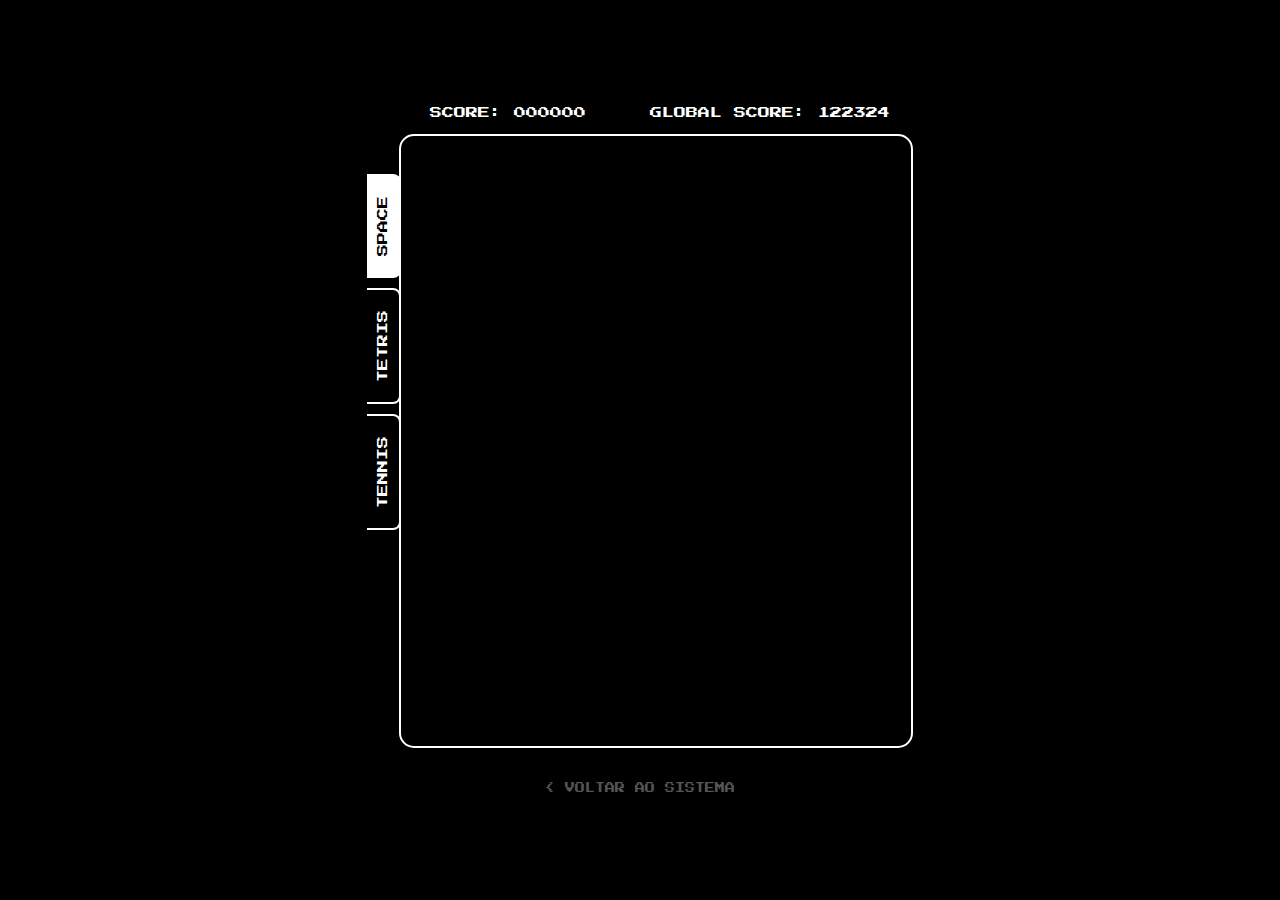
<file: games.html>
<!DOCTYPE html>
<html lang="en">
<head>
    <meta charset="UTF-8">
    <meta name="viewport" content="width=device-width, initial-scale=1.0">
    <title>Leonardo Donati | Arcade</title>

    <link href="https://fonts.googleapis.com/css2?family=Press+Start+2P&display=swap" rel="stylesheet">
    <link rel="stylesheet" href="assets/css/games.css">
</head>
<body>

    <div class="arcade-machine">
        <div class="score-header">
            <div id="local-score">SCORE: 000000</div>
            <div id="global-score">GLOBAL SCORE: 122324</div>
        </div>

        <div class="game-area">

            <div class="sidebar-tabs">
                <div class="game-tab active" data-game="space">SPACE</div>
                <div class="game-tab" data-game="tetris">TETRIS</div>
                <div class="game-tab" data-game="tennis">TENNIS</div>
            </div>

            <div class="screen-container">
                <canvas id="gameCanvas" width="500" height="600"></canvas>
            </div>

        </div>

        <a href="index.html" class="back-btn">< VOLTAR AO SISTEMA</a>
    </div>

    <script src="assets/js/games.js"></script>
</body>
</html>
</file>
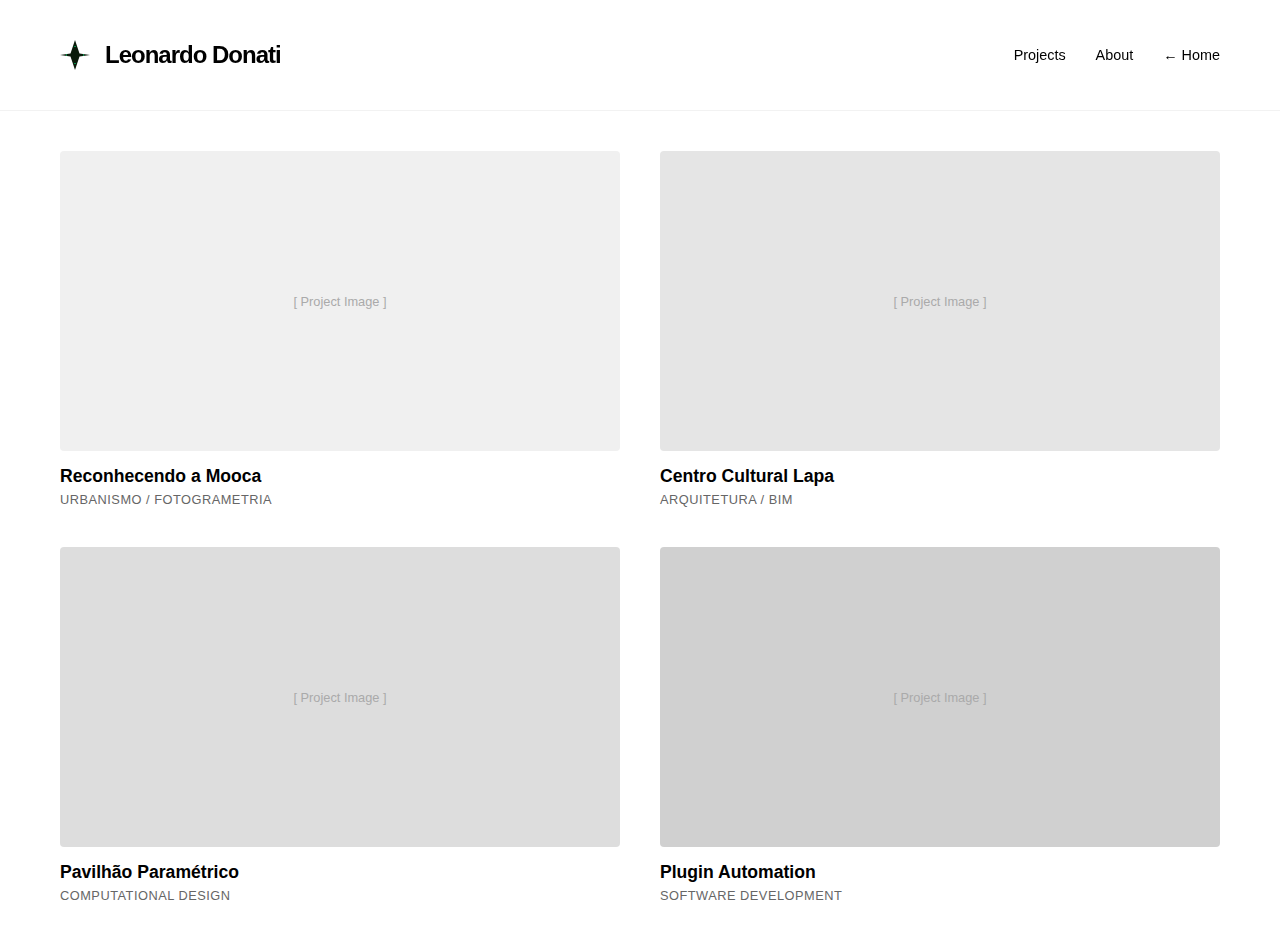
<file: portfolio.html>
﻿<!DOCTYPE html>
<html lang="en">
<head>
    <meta charset="UTF-8">
    <meta name="viewport" content="width=device-width, initial-scale=1.0">
    <title>Leonardo Donati | Selected Works</title>

    <style>
        body {
            margin: 0;
            padding: 0;
            font-family: 'Helvetica Neue', Helvetica, Arial, sans-serif;
            background-color: #fff;
            color: #000;
            overflow-x: hidden;
        }

        /* --- HEADER --- */
        .header {
            padding: 40px 60px;
            display: flex;
            justify-content: space-between;
            align-items: center;
            position: sticky;
            top: 0;
            background: rgba(255,255,255,0.95);
            backdrop-filter: blur(8px);
            z-index: 100;
            border-bottom: 1px solid rgba(0,0,0,0.05);
        }

        /* Grupo Esquerda: Blob + Nome */
        .identity-group {
            display: flex;
            align-items: center;
            gap: 15px;
        }

        /* O "Bicho" Pequeno do Header (Versão Miniatura Dark) */
        .header-blob {
            position: relative;
            width: 30px;
            height: 30px;
            /* Fundo escuro para contraste no papel branco */
            background: #0a1a0a;
            clip-path: polygon(50% 0%, 65% 45%, 100% 50%, 65% 55%, 50% 100%, 35% 55%, 0% 50%, 35% 45%);
            animation: spin-cw 20s linear infinite, spike-pulse 5s ease-in-out infinite alternate;
        }

            /* Efeito de núcleo girando ao contrário no header também (detalhe sutil) */
            .header-blob::after {
                content: '';
                position: absolute;
                top: 20%;
                left: 20%;
                right: 20%;
                bottom: 20%;
                border: 1px solid #00ff88;
                clip-path: polygon(50% 0%, 100% 50%, 50% 100%, 0% 50%);
                animation: spin-ccw 10s linear infinite;
            }

        h1 {
            font-size: 1.5rem;
            margin: 0;
            letter-spacing: -1px;
            line-height: 1;
            color: #000; /* Preto sólido aqui */
        }

        /* --- NAVEGAÇÃO --- */
        .nav {
            display: flex;
            align-items: center;
        }

            .nav a {
                color: #000;
                text-decoration: none;
                margin-left: 30px;
                font-size: 0.9rem;
                transition: opacity 0.2s;
            }

                .nav a:hover {
                    opacity: 0.6;
                }

                .nav a.back-btn {
                    font-weight: 400;
                    display: inline-flex;
                    align-items: center;
                    gap: 5px;
                }

        /* --- GRID DE PROJETOS --- */
        .grid {
            display: grid;
            grid-template-columns: repeat(auto-fill, minmax(400px, 1fr));
            gap: 40px;
            padding: 40px 60px;
        }

        .project-item {
            cursor: pointer;
            transition: opacity 0.3s;
        }

            .project-item:hover {
                opacity: 0.7;
            }

        .img-placeholder {
            width: 100%;
            height: 300px;
            background-color: #eee;
            margin-bottom: 15px;
            display: flex;
            align-items: center;
            justify-content: center;
            color: #aaa;
            font-size: 0.8rem;
            border-radius: 4px;
        }

        .p-title {
            font-size: 1.1rem;
            font-weight: bold;
            margin-bottom: 5px;
        }

        .p-cat {
            font-size: 0.8rem;
            color: #666;
            text-transform: uppercase;
            letter-spacing: 0.5px;
        }

        /* Animações Compartilhadas */
        @keyframes spin-cw {
            from {
                transform: rotate(0deg);
            }

            to {
                transform: rotate(360deg);
            }
        }

        @keyframes spin-ccw {
            from {
                transform: rotate(360deg);
            }

            to {
                transform: rotate(0deg);
            }
        }

        @keyframes spike-pulse {
            0% {
                clip-path: polygon(50% 10%, 60% 40%, 90% 50%, 60% 60%, 50% 90%, 40% 60%, 10% 50%, 40% 40%);
            }

            100% {
                clip-path: polygon(50% -20%, 55% 45%, 120% 50%, 55% 55%, 50% 120%, 45% 55%, -20% 50%, 45% 45%);
            }
        }

        /* --- RESPONSIVIDADE --- */
        @media (max-width: 768px) {
            .header, .grid {
                padding: 30px 20px;
            }

            .grid {
                grid-template-columns: 1fr;
            }

            .header {
                flex-direction: column;
                align-items: flex-start;
                gap: 20px;
            }

            .nav {
                width: 100%;
                justify-content: space-between;
            }

                .nav a {
                    margin-left: 0;
                    margin-right: 20px;
                }
        }
    </style>
</head>
<body>

    <div class="header">
        <div class="identity-group">
            <div class="header-blob"></div>
            <h1>Leonardo Donati</h1>
        </div>

        <div class="nav">
            <a href="#">Projects</a>
            <a href="#">About</a>
            <a href="index.html" class="back-btn">← Home</a>
        </div>
    </div>

    <div class="grid">
        <div class="project-item">
            <div class="img-placeholder" style="background: #f0f0f0;">[ Project Image ]</div>
            <div class="p-title">Reconhecendo a Mooca</div>
            <div class="p-cat">Urbanismo / Fotogrametria</div>
        </div>
        <div class="project-item">
            <div class="img-placeholder" style="background: #e5e5e5;">[ Project Image ]</div>
            <div class="p-title">Centro Cultural Lapa</div>
            <div class="p-cat">Arquitetura / BIM</div>
        </div>
        <div class="project-item">
            <div class="img-placeholder" style="background: #ddd;">[ Project Image ]</div>
            <div class="p-title">Pavilhão Paramétrico</div>
            <div class="p-cat">Computational Design</div>
        </div>
        <div class="project-item">
            <div class="img-placeholder" style="background: #d0d0d0;">[ Project Image ]</div>
            <div class="p-title">Plugin Automation</div>
            <div class="p-cat">Software Development</div>
        </div>
    </div>

    <script src="cursor.js"></script>
</body>
</html>
</file>
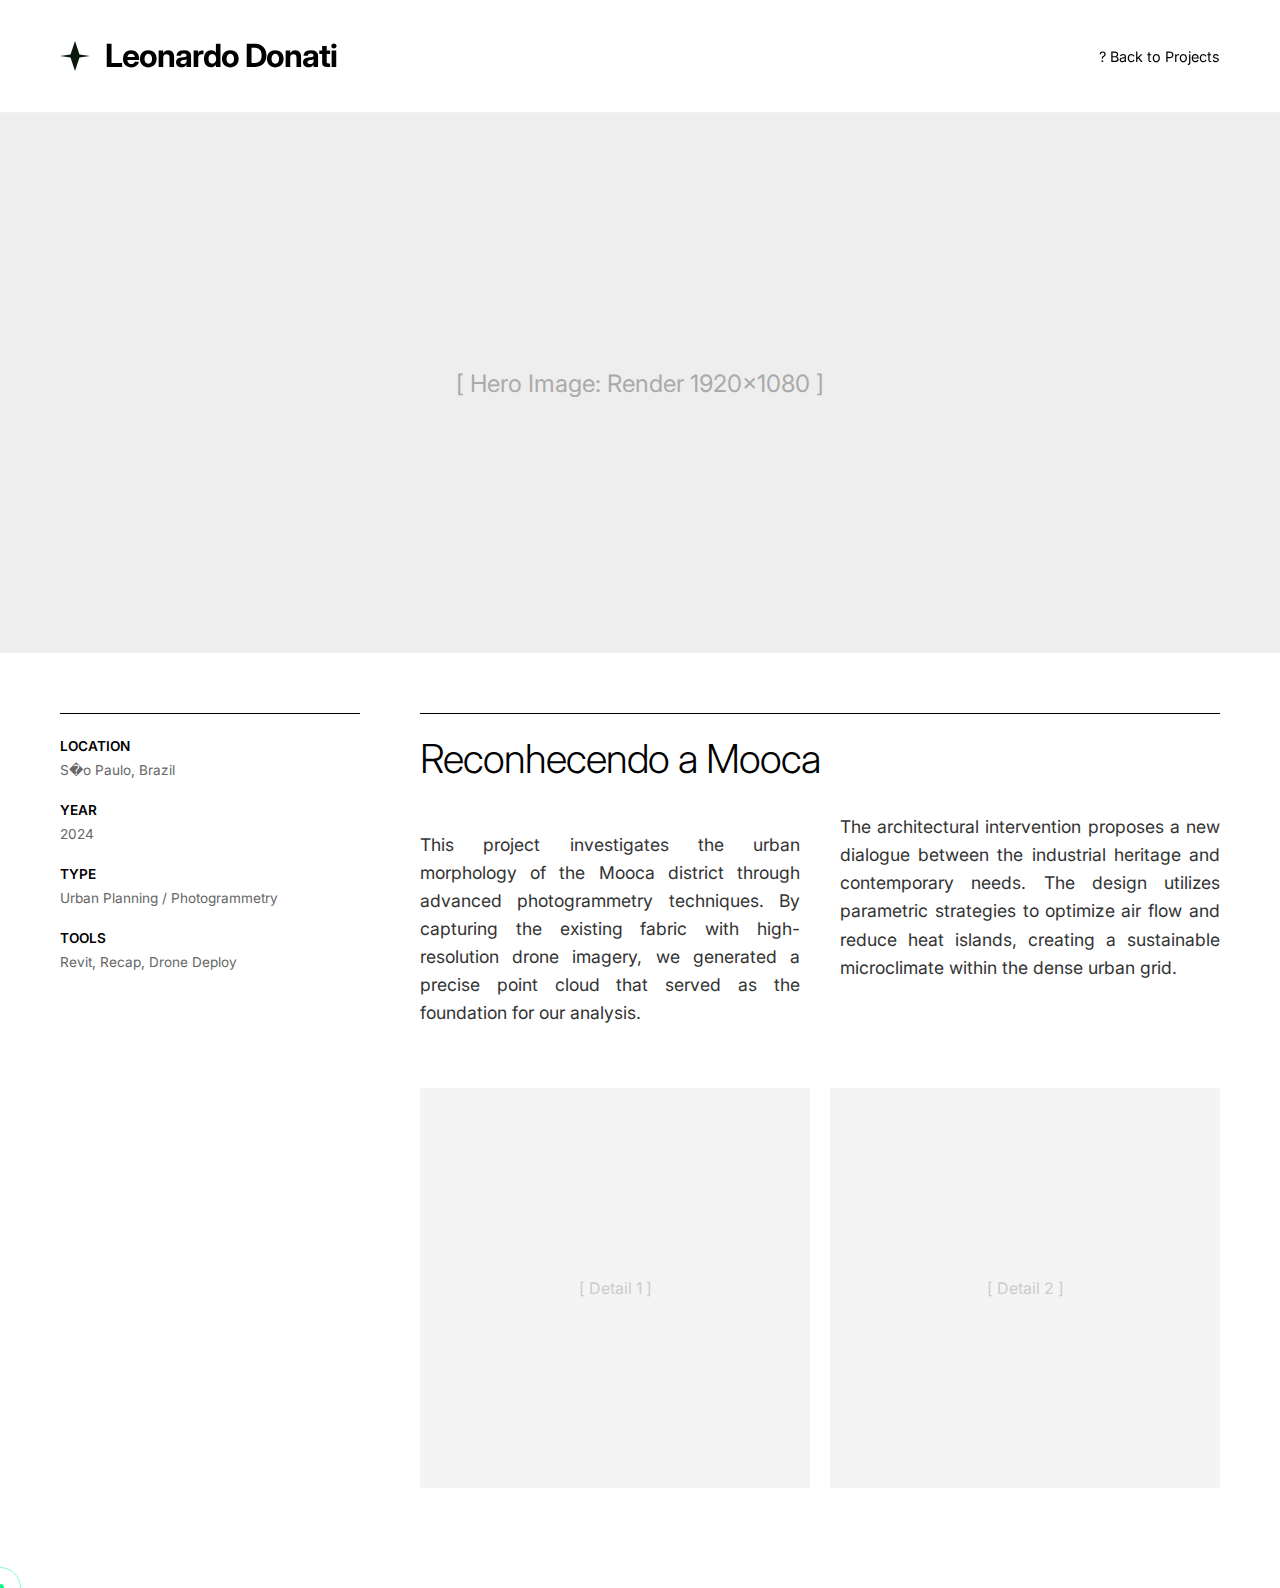
<file: project-detail.html>
<!DOCTYPE html>
<html lang="en">
<head>
    <meta charset="UTF-8">
    <meta name="viewport" content="width=device-width, initial-scale=1.0">
    <title>Project Detail | Leonardo Donati</title>
    <link rel="icon" href="data:image/svg+xml,<svg xmlns='http://www.w3.org/2000/svg' viewBox='0 0 64 64'><g fill='none' stroke='%2300ff88' stroke-width='3' stroke-linecap='round' stroke-linejoin='round'><path d='M32 4 L56 18 V46 L32 60 L8 46 V18 Z'/><path d='M32 4 L32 32 M56 18 L32 32 M56 46 L32 32 M32 60 L32 32 M8 46 L32 32 M8 18 L32 32'/></g></svg>" type="image/svg+xml">
    <link rel="stylesheet" href="style.css">
    <link href="https://fonts.googleapis.com/css2?family=Inter:wght@300;400;600&display=swap" rel="stylesheet">

    <style>
        body {
            margin: 0;
            padding: 0;
            font-family: 'Inter', sans-serif;
            background: #fff;
            color: #333;
            overflow-x: hidden;
        }

        /* HEADER IGUAL AO PORTFOLIO */
        .header {
            padding: 40px 60px;
            display: flex;
            justify-content: space-between;
            align-items: center;
            position: sticky;
            top: 0;
            background: rgba(255,255,255,0.95);
            backdrop-filter: blur(8px);
            z-index: 100;
            border-bottom: 1px solid rgba(0,0,0,0.05);
        }

        .identity-group {
            display: flex;
            align-items: center;
            gap: 15px;
        }

        .header-blob {
            position: relative;
            width: 30px;
            height: 30px;
            background: #0a1a0a;
            clip-path: polygon(50% 0%, 65% 45%, 100% 50%, 65% 55%, 50% 100%, 35% 55%, 0% 50%, 35% 45%);
        }

        h1 {
            font-size: 1.5rem;
            margin: 0;
            letter-spacing: -1px;
            color: #000;
        }

        .nav a {
            color: #000;
            text-decoration: none;
            margin-left: 30px;
            font-size: 0.9rem;
            transition: color 0.3s;
        }

            .nav a:hover {
                color: #00ff88;
            }

        /* PROJECT HERO (Imagem Gigante) */
        .project-hero {
            width: 100%;
            height: 60vh; /* Ocupa 60% da altura da tela */
            background-color: #eee;
            display: flex;
            align-items: center;
            justify-content: center;
            color: #aaa;
            font-size: 1.5rem;
            margin-bottom: 60px;
        }

        /* CONTE�DO (Estilo Zaha) */
        .content-wrapper {
            max-width: 1200px;
            margin: 0 auto;
            padding: 0 60px 100px 60px;
            display: grid;
            grid-template-columns: 300px 1fr; /* Coluna lateral + Conte�do */
            gap: 60px;
        }

        /* Coluna Lateral (Info T�cnica) */
        .sidebar {
            font-size: 0.85rem;
            line-height: 1.8;
            color: #666;
            border-top: 1px solid #000; /* Linha preta fina no topo */
            padding-top: 20px;
        }

        .info-label {
            font-weight: 600;
            color: #000;
            display: block;
            margin-top: 15px;
        }

            .info-label:first-child {
                margin-top: 0;
            }

        /* Coluna Principal (Texto) */
        .main-content {
            border-top: 1px solid #000;
            padding-top: 20px;
        }

        .project-title {
            font-size: 2.5rem;
            font-weight: 300; /* Fonte leve */
            margin: 0 0 30px 0;
            letter-spacing: -1px;
            color: #000;
        }

        .project-text {
            font-size: 1.1rem;
            line-height: 1.6;
            color: #333;
            text-align: justify;
            columns: 2; /* Texto dividido em 2 colunas jornal�sticas */
            column-gap: 40px;
        }

        /* Galeria Adicional */
        .gallery {
            margin-top: 60px;
            display: grid;
            grid-template-columns: 1fr 1fr;
            gap: 20px;
        }

        .gallery-img {
            width: 100%;
            height: 400px;
            background: #f4f4f4;
            display: flex;
            align-items: center;
            justify-content: center;
            color: #ccc;
        }

        @media (max-width: 768px) {
            .header {
                padding: 30px 20px;
                flex-direction: column;
                align-items: flex-start;
                gap: 20px;
            }

            .content-wrapper {
                padding: 0 20px 60px 20px;
                grid-template-columns: 1fr;
                gap: 40px;
            }

            .project-text {
                columns: 1;
            }

            .project-hero {
                height: 40vh;
            }

            .gallery {
                grid-template-columns: 1fr;
            }
        }
    </style>
</head>
<body>

    <div class="header">
        <div class="identity-group">
            <div class="header-blob"></div>
            <h1>Leonardo Donati</h1>
        </div>
        <div class="nav">
            <a href="portfolio.html">? Back to Projects</a>
        </div>
    </div>

    <div class="project-hero">
        [ Hero Image: Render 1920x1080 ]
    </div>

    <div class="content-wrapper">

        <div class="sidebar">
            <span class="info-label">LOCATION</span>
            S�o Paulo, Brazil

            <span class="info-label">YEAR</span>
            2024

            <span class="info-label">TYPE</span>
            Urban Planning / Photogrammetry

            <span class="info-label">TOOLS</span>
            Revit, Recap, Drone Deploy
        </div>

        <div class="main-content">
            <h2 class="project-title">Reconhecendo a Mooca</h2>
            <div class="project-text">
                <p>
                    This project investigates the urban morphology of the Mooca district through advanced photogrammetry techniques. By capturing the existing fabric with high-resolution drone imagery, we generated a precise point cloud that served as the foundation for our analysis.
                </p>
                <p>
                    The architectural intervention proposes a new dialogue between the industrial heritage and contemporary needs. The design utilizes parametric strategies to optimize air flow and reduce heat islands, creating a sustainable microclimate within the dense urban grid.
                </p>
            </div>

            <div class="gallery">
                <div class="gallery-img">[ Detail 1 ]</div>
                <div class="gallery-img">[ Detail 2 ]</div>
            </div>
        </div>
    </div>

    <script src="cursor.js"></script>
</body>
</html>
</file>
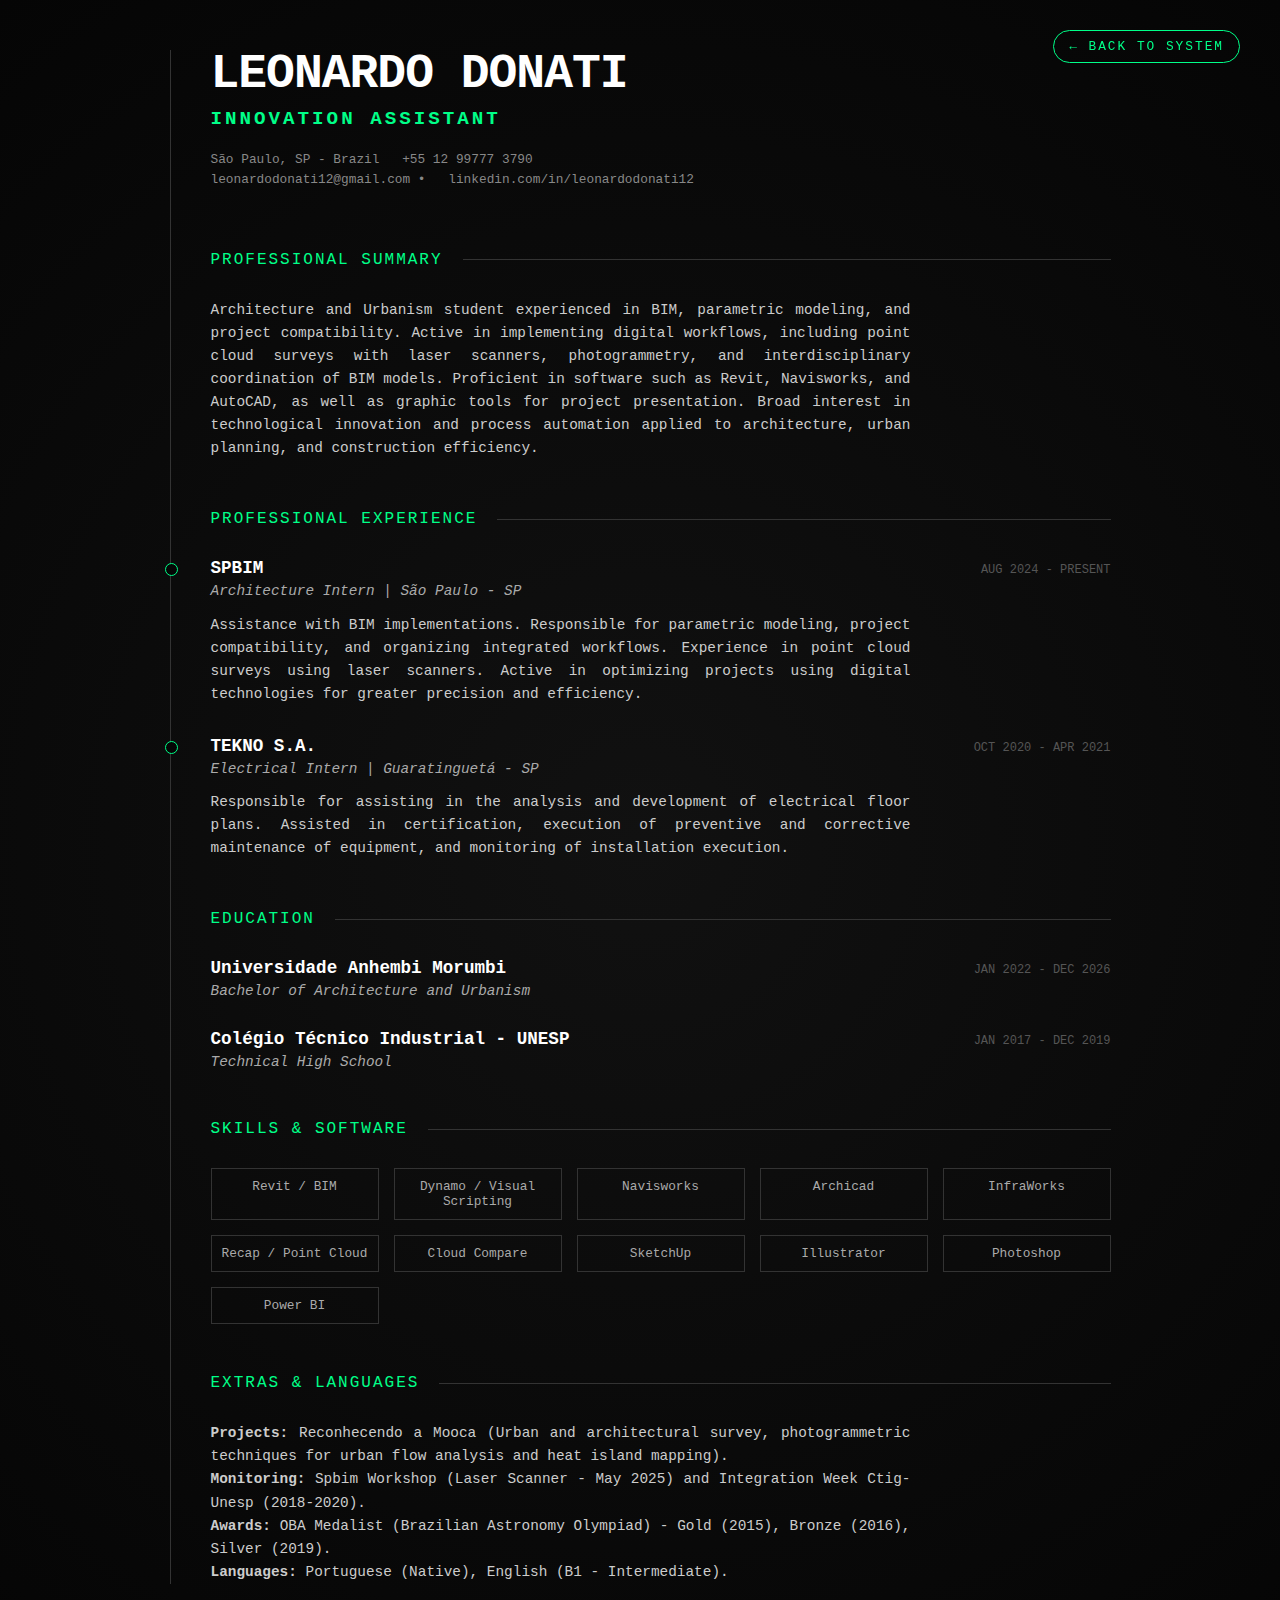
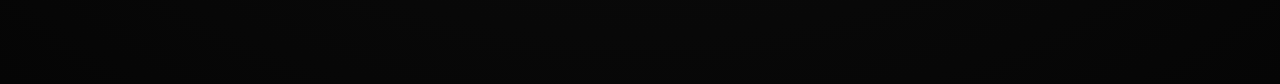
<file: resume.html>
﻿<!DOCTYPE html>
<html lang="en">
<head>
    <meta charset="UTF-8">
    <meta name="viewport" content="width=device-width, initial-scale=1.0">
    <title>Leonardo Donati | RESUME</title>
    <link rel="stylesheet" href="style.css">
    <style>
        /* Page specific styles */
        body {
            overflow-y: auto;
            padding: 50px 10%;
            background-image: radial-gradient(circle at 50% 50%, #111 0%, #050505 100%);
        }

        .cv-container {
            max-width: 900px;
            margin: 0 auto 50px auto;
            border-left: 1px solid #333;
            padding-left: 40px;
            position: relative;
            animation: fadeIn 1s ease-out;
        }

        .cv-header {
            margin-bottom: 60px;
        }

        .cv-name {
            font-size: 3rem;
            color: #fff;
            margin: 0;
            line-height: 1;
            letter-spacing: -1px;
        }

        .cv-role {
            font-size: 1.2rem;
            color: #00ff88;
            letter-spacing: 3px;
            margin-top: 10px;
            font-weight: bold;
        }

        .cv-contact {
            margin-top: 20px;
            color: #888;
            font-size: 0.8rem;
            line-height: 1.6;
        }

            .cv-contact span {
                margin-right: 15px;
                display: inline-block;
            }

            .cv-contact a {
                color: #888;
                text-decoration: none;
                border-bottom: 1px solid transparent;
                transition: 0.3s;
            }

                .cv-contact a:hover {
                    color: #00ff88;
                    border-color: #00ff88;
                }

        .section-title {
            font-size: 1rem;
            color: #00ff88;
            letter-spacing: 2px;
            text-transform: uppercase;
            margin: 50px 0 30px 0;
            display: flex;
            align-items: center;
        }

            .section-title::after {
                content: '';
                flex: 1;
                height: 1px;
                background: #333;
                margin-left: 20px;
            }

        .job-item, .edu-item {
            margin-bottom: 30px;
            position: relative;
        }

            .job-item::before {
                content: '';
                position: absolute;
                left: -46px;
                top: 5px;
                width: 11px;
                height: 11px;
                background: #050505;
                border: 1px solid #00ff88;
                border-radius: 50%;
            }

        .item-header {
            display: flex;
            justify-content: space-between;
            align-items: baseline;
            margin-bottom: 5px;
        }

        .item-title {
            font-size: 1.1rem;
            color: #fff;
            font-weight: bold;
        }

        .item-date {
            font-size: 0.75rem;
            color: #555;
            font-family: monospace;
        }

        .item-sub {
            font-size: 0.9rem;
            color: #aaa;
            margin-bottom: 10px;
            font-style: italic;
        }

        .item-desc {
            font-size: 0.9rem;
            color: #ccc;
            line-height: 1.6;
            max-width: 700px;
            text-align: justify;
        }

        .skills-grid {
            display: grid;
            grid-template-columns: repeat(auto-fill, minmax(140px, 1fr));
            gap: 15px;
        }

        .skill-tag {
            border: 1px solid #333;
            padding: 10px;
            text-align: center;
            font-size: 0.8rem;
            color: #aaa;
            transition: 0.3s;
            cursor: default;
        }

            .skill-tag:hover {
                border-color: #00ff88;
                color: #00ff88;
                background: rgba(0, 255, 136, 0.05);
            }

        #back-btn {
            position: fixed;
            top: 30px;
            right: 40px;
            font-size: 0.8rem;
            color: #00ff88;
            letter-spacing: 2px;
            text-decoration: none;
            border: 1px solid #00ff88;
            padding: 8px 15px;
            border-radius: 20px;
            transition: 0.3s;
            z-index: 100;
        }

            #back-btn:hover {
                background: #00ff88;
                color: #000;
            }

        @media (max-width: 768px) {
            .cv-container {
                padding-left: 20px;
                border: none;
            }

            .item-header {
                flex-direction: column;
            }

            .job-item::before {
                display: none;
            }
        }
    </style>
</head>
<body>

    <a href="index.html" id="back-btn">← BACK TO SYSTEM</a>

    <div class="cv-container">

        <header class="cv-header">
            <h1 class="cv-name">LEONARDO DONATI</h1>
            <div class="cv-role">INNOVATION ASSISTANT</div>
            <div class="cv-contact">
                <span>São Paulo, SP - Brazil</span>
                <span>+55 12 99777 3790</span>
                <br>
                <a href="mailto:leonardodonati12@gmail.com">leonardodonati12@gmail.com</a>
                <span>•</span>
                <a href="https://linkedin.com/in/leonardodonati12/" target="_blank">linkedin.com/in/leonardodonati12</a>
            </div>
        </header>

        <section>
            <div class="section-title">PROFESSIONAL SUMMARY</div>
            <p class="item-desc">
                Architecture and Urbanism student experienced in BIM, parametric modeling, and project compatibility. Active in implementing digital workflows, including point cloud surveys with laser scanners, photogrammetry, and interdisciplinary coordination of BIM models. Proficient in software such as Revit, Navisworks, and AutoCAD, as well as graphic tools for project presentation. Broad interest in technological innovation and process automation applied to architecture, urban planning, and construction efficiency.
            </p>
        </section>

        <section>
            <div class="section-title">PROFESSIONAL EXPERIENCE</div>

            <div class="job-item">
                <div class="item-header">
                    <span class="item-title">SPBIM</span>
                    <span class="item-date">AUG 2024 - PRESENT</span>
                </div>
                <div class="item-sub">Architecture Intern | São Paulo - SP</div>
                <p class="item-desc">
                    Assistance with BIM implementations. Responsible for parametric modeling, project compatibility, and organizing integrated workflows. Experience in point cloud surveys using laser scanners. Active in optimizing projects using digital technologies for greater precision and efficiency.
                </p>
            </div>

            <div class="job-item">
                <div class="item-header">
                    <span class="item-title">TEKNO S.A.</span>
                    <span class="item-date">OCT 2020 - APR 2021</span>
                </div>
                <div class="item-sub">Electrical Intern | Guaratinguetá - SP</div>
                <p class="item-desc">
                    Responsible for assisting in the analysis and development of electrical floor plans. Assisted in certification, execution of preventive and corrective maintenance of equipment, and monitoring of installation execution.
                </p>
            </div>
        </section>

        <section>
            <div class="section-title">EDUCATION</div>

            <div class="edu-item">
                <div class="item-header">
                    <span class="item-title">Universidade Anhembi Morumbi</span>
                    <span class="item-date">JAN 2022 - DEC 2026</span>
                </div>
                <div class="item-sub">Bachelor of Architecture and Urbanism</div>
            </div>

            <div class="edu-item">
                <div class="item-header">
                    <span class="item-title">Colégio Técnico Industrial - UNESP</span>
                    <span class="item-date">JAN 2017 - DEC 2019</span>
                </div>
                <div class="item-sub">Technical High School</div>
            </div>
        </section>

        <section>
            <div class="section-title">SKILLS & SOFTWARE</div>
            <div class="skills-grid">
                <div class="skill-tag">Revit / BIM</div>
                <div class="skill-tag">Dynamo / Visual Scripting</div>
                <div class="skill-tag">Navisworks</div>
                <div class="skill-tag">Archicad</div>
                <div class="skill-tag">InfraWorks</div>
                <div class="skill-tag">Recap / Point Cloud</div>
                <div class="skill-tag">Cloud Compare</div>
                <div class="skill-tag">SketchUp</div>
                <div class="skill-tag">Illustrator</div>
                <div class="skill-tag">Photoshop</div>
                <div class="skill-tag">Power BI</div>
            </div>
        </section>

        <section>
            <div class="section-title">EXTRAS & LANGUAGES</div>
            <p class="item-desc" style="margin-bottom: 10px;">
                <strong>Projects:</strong> Reconhecendo a Mooca (Urban and architectural survey, photogrammetric techniques for urban flow analysis and heat island mapping).<br>
                <strong>Monitoring:</strong> Spbim Workshop (Laser Scanner - May 2025) and Integration Week Ctig-Unesp (2018-2020).<br>
                <strong>Awards:</strong> OBA Medalist (Brazilian Astronomy Olympiad) - Gold (2015), Bronze (2016), Silver (2019).<br>
                <strong>Languages:</strong> Portuguese (Native), English (B1 - Intermediate).
            </p>
        </section>

    </div>

</body>
</html>
</file>
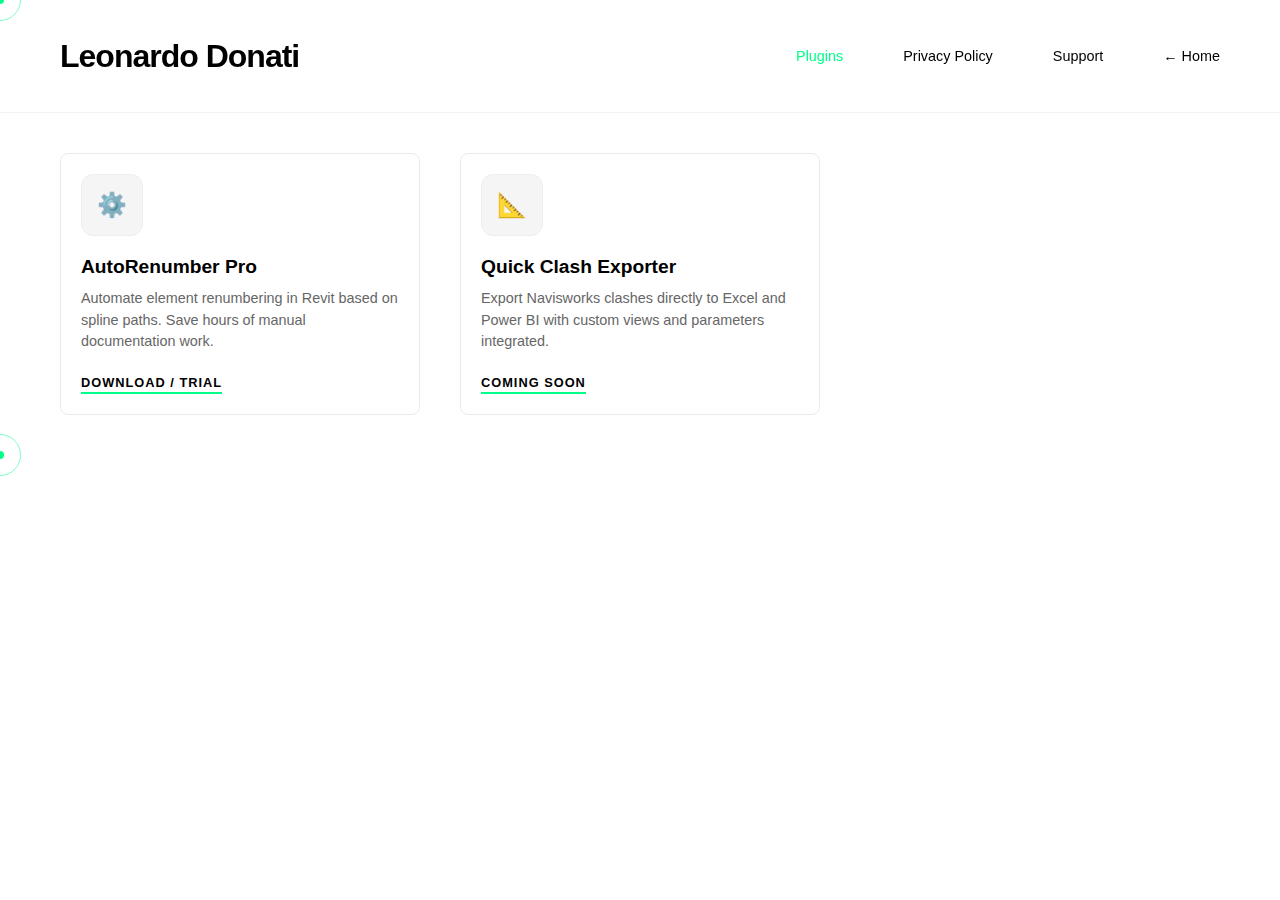
<file: solutions.html>
﻿<!DOCTYPE html>
<html lang="en">
<head>
    <meta charset="UTF-8">
    <meta name="viewport" content="width=device-width, initial-scale=1.0">
    <title>Solutions | Leonardo Donati</title>
    <link rel="icon" href="data:image/svg+xml,<svg xmlns='http://www.w3.org/2000/svg' viewBox='0 0 64 64'><g fill='none' stroke='%2300ff88' stroke-width='3' stroke-linecap='round' stroke-linejoin='round'><path d='M32 4 L56 18 V46 L32 60 L8 46 V18 Z'/><path d='M32 4 L32 32 M56 18 L32 32 M56 46 L32 32 M32 60 L32 32 M8 46 L32 32 M8 18 L32 32'/></g></svg>" type="image/svg+xml">

    <link rel="stylesheet" href="style.css">

    <style>
        body {
            margin: 0;
            padding: 0;
            font-family: 'Helvetica Neue', Helvetica, Arial, sans-serif;
            background-color: #fff;
            color: #000;
            overflow-x: hidden;
            overflow-y: auto !important;
        }

        /* HEADER IGUAL AO PORTFOLIO */
        .header {
            padding: 40px 60px;
            display: flex;
            justify-content: space-between;
            align-items: center;
            position: sticky;
            top: 0;
            background: rgba(255,255,255,0.95);
            backdrop-filter: blur(8px);
            z-index: 100;
            border-bottom: 1px solid rgba(0,0,0,0.05);
        }

        .identity-group {
            display: flex;
            align-items: center;
        }

        h1 {
            font-size: 1.5rem;
            margin: 0;
            letter-spacing: -1px;
            line-height: 1;
            color: #000;
        }

        /* NAVEGAÇÃO */
        .nav {
            display: flex;
            align-items: center;
        }

            .nav a {
                color: #000;
                text-decoration: none;
                margin-left: 30px;
                font-size: 0.9rem;
                transition: color 0.3s;
                cursor: pointer;
            }

                .nav a:hover, .nav a.active {
                    color: #00ff88;
                    opacity: 1;
                }

                .nav a.back-btn {
                    font-weight: 400;
                    display: inline-flex;
                    align-items: center;
                    gap: 5px;
                }

        /* GRID DE PLUGINS */
        .grid {
            display: grid;
            grid-template-columns: repeat(auto-fill, minmax(350px, 1fr));
            gap: 40px;
            padding: 40px 60px;
        }

        .plugin-item {
            border: 1px solid #eaeaea;
            border-radius: 8px;
            padding: 20px;
            transition: box-shadow 0.3s, transform 0.3s;
            text-decoration: none;
            color: inherit;
            display: block;
        }

            .plugin-item:hover {
                box-shadow: 0 10px 30px rgba(0,0,0,0.05);
                transform: translateY(-5px);
            }

        .plugin-icon {
            width: 60px;
            height: 60px;
            background-color: #f5f5f5;
            border-radius: 12px;
            margin-bottom: 20px;
            display: flex;
            align-items: center;
            justify-content: center;
            font-size: 1.5rem;
            color: #00ff88;
            border: 1px solid #eee;
        }

        .p-title {
            font-size: 1.2rem;
            font-weight: bold;
            margin-bottom: 10px;
        }

        .p-desc {
            font-size: 0.9rem;
            color: #666;
            line-height: 1.5;
            margin-bottom: 20px;
        }

        .p-download {
            display: inline-block;
            font-size: 0.8rem;
            font-weight: bold;
            color: #000;
            border-bottom: 2px solid #00ff88;
            padding-bottom: 2px;
            text-transform: uppercase;
            letter-spacing: 1px;
        }

        /* TEXT SECTIONS (Privacy & Support) */
        .text-section {
            display: none;
            padding: 60px;
            max-width: 800px;
            margin: 0 auto;
            animation: fadeIn 0.4s ease;
        }

        .text-title {
            font-size: 2rem;
            font-weight: bold;
            margin-bottom: 30px;
            letter-spacing: -1px;
        }

        .text-content p {
            font-size: 1.1rem;
            line-height: 1.6;
            color: #444;
            margin-bottom: 20px;
        }

        .text-content h3 {
            font-size: 1.3rem;
            margin: 40px 0 15px 0;
            color: #111;
        }

        @keyframes fadeIn {
            from {
                opacity: 0;
                transform: translateY(15px);
            }

            to {
                opacity: 1;
                transform: translateY(0);
            }
        }

        @media (max-width: 768px) {
            .header, .grid, .text-section {
                padding: 30px 20px;
            }

            .grid {
                grid-template-columns: 1fr;
            }

            .header {
                flex-direction: column;
                align-items: flex-start;
                gap: 20px;
            }

            .nav {
                width: 100%;
                justify-content: space-between;
                flex-wrap: wrap;
                gap: 10px;
            }

                .nav a {
                    margin-left: 0;
                }
        }
    </style>
</head>
<body>

    <div class="cursor-dot"></div>
    <div class="cursor-outline"></div>

    <div class="header">
        <div class="identity-group" onclick="toggleTab('plugins')" style="cursor: pointer;">
            <h1>Leonardo Donati</h1>
        </div>
        <div class="nav">
            <a href="javascript:void(0)" onclick="toggleTab('plugins')" id="tab-plugins" class="active">Plugins</a>
            <a href="javascript:void(0)" onclick="toggleTab('privacy')" id="tab-privacy">Privacy Policy</a>
            <a href="javascript:void(0)" onclick="toggleTab('support')" id="tab-support">Support</a>
            <a href="index.html?skip=true" class="back-btn">← Home</a>
        </div>
    </div>

    <div id="plugins-section" class="grid">

        <a href="link-para-download-ou-autodesk-store" class="plugin-item" target="_blank">
            <div class="plugin-icon">⚙️</div>
            <div class="p-title">AutoRenumber Pro</div>
            <div class="p-desc">Automate element renumbering in Revit based on spline paths. Save hours of manual documentation work.</div>
            <div class="p-download">Download / Trial</div>
        </a>

        <a href="#" class="plugin-item">
            <div class="plugin-icon">📐</div>
            <div class="p-title">Quick Clash Exporter</div>
            <div class="p-desc">Export Navisworks clashes directly to Excel and Power BI with custom views and parameters integrated.</div>
            <div class="p-download">Coming Soon</div>
        </a>

    </div>

    <div id="privacy-section" class="text-section">
        <div class="text-title">Privacy Policy</div>
        <div class="text-content">
            <p>Last updated: February 2026</p>
            <p>Leonardo Donati ("we", "us", or "our") operates the plugins and software tools distributed via the Autodesk App Store and our personal portfolio. We respect your privacy and are committed to protecting it.</p>

            <h3>Data Collection</h3>
            <p>Our Revit and Navisworks plugins operate locally on your machine. We do not collect, store, or transmit any personal data, project data, or BIM models to external servers. All processing is done locally within your Autodesk environment.</p>

            <h3>Telemetry and Usage</h3>
            <p>Currently, our plugins do not use any telemetry or tracking software. If this changes in future updates to improve user experience, we will explicitly request your consent.</p>
        </div>
    </div>

    <div id="support-section" class="text-section">
        <div class="text-title">Support & Contact</div>
        <div class="text-content">
            <p>If you are experiencing issues with any of our plugins, or if you have feature requests, please reach out. I am committed to maintaining these tools to support your BIM workflows.</p>

            <h3>Contact Information</h3>
            <p><strong>Email:</strong> leonardodonati12@gmail.com</p>
            <p><strong>Response Time:</strong> Please allow 24-48 hours for a response to technical support queries.</p>

            <h3>Bug Reports</h3>
            <p>When submitting a bug report, please include:</p>
            <ul>
                <li>The name and version of the Plugin.</li>
                <li>Your version of Revit/Navisworks.</li>
                <li>A brief description of the issue and steps to reproduce it.</li>
            </ul>
        </div>
    </div>

    <script src="cursor.js"></script>
    <script>
        function toggleTab(tabId) {
            // Esconde todas as seções
            document.getElementById('plugins-section').style.display = 'none';
            document.getElementById('privacy-section').style.display = 'none';
            document.getElementById('support-section').style.display = 'none';

            // Remove a classe "active" de todos os links do menu
            document.getElementById('tab-plugins').classList.remove('active');
            document.getElementById('tab-privacy').classList.remove('active');
            document.getElementById('tab-support').classList.remove('active');

            // Mostra a seção escolhida e colore o link no menu
            if(tabId === 'plugins') {
                document.getElementById('plugins-section').style.display = 'grid';
                document.getElementById('tab-plugins').classList.add('active');
            } else {
                document.getElementById(tabId + '-section').style.display = 'block';
                document.getElementById('tab-' + tabId).classList.add('active');
            }
        }
    </script>
</body>
</html>
</file>
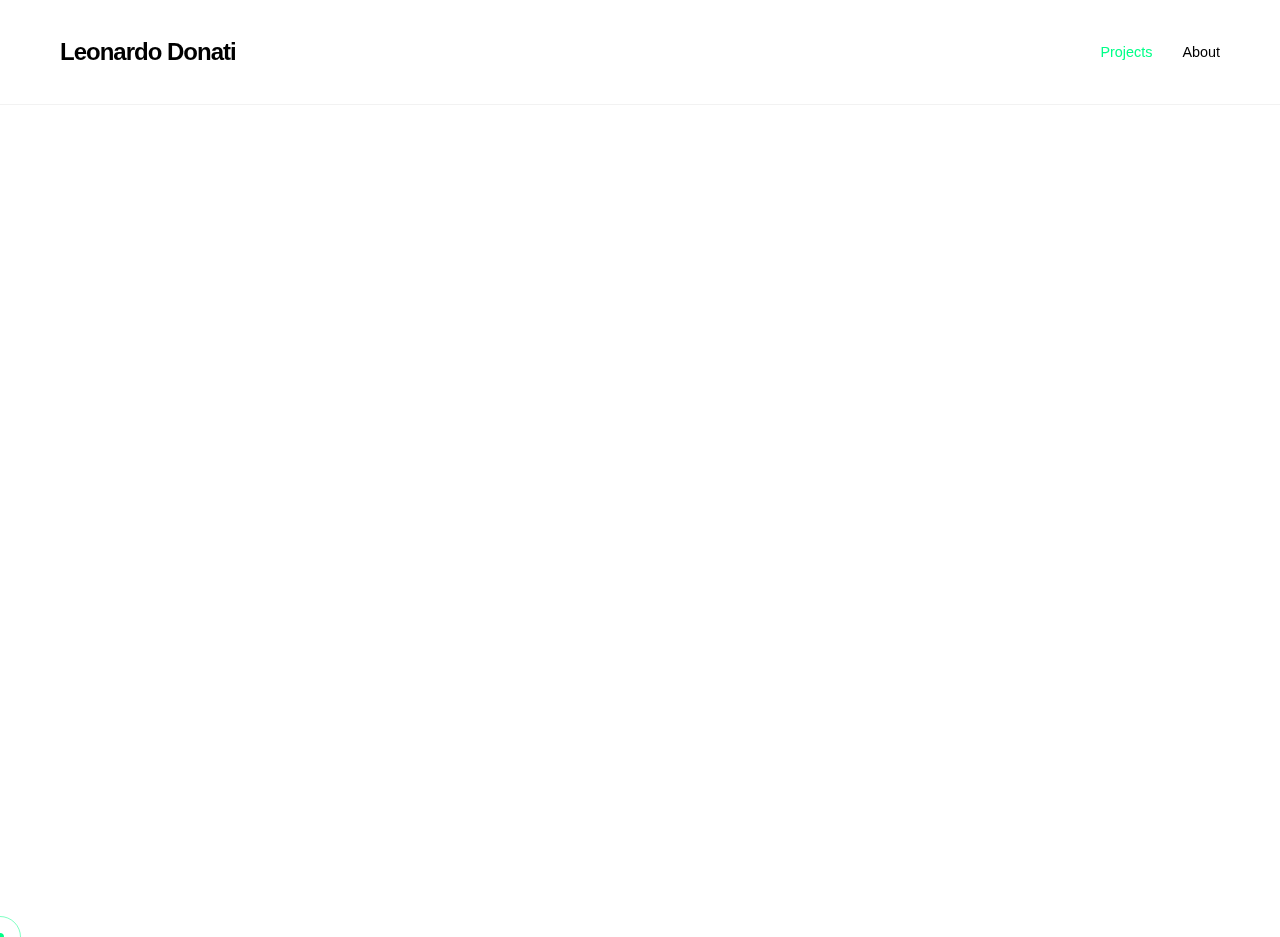
<file: portfolio/portfolio.html>
﻿<!DOCTYPE html>
<html lang="en">
<head>
    <meta charset="UTF-8">
    <meta name="viewport" content="width=device-width, initial-scale=1.0">
    <title>Leonardo Donati | Portfolio</title>
    <link rel="icon" href="data:image/svg+xml,<svg xmlns='http://www.w3.org/2000/svg' viewBox='0 0 64 64'><g fill='none' stroke='%2300ff88' stroke-width='3' stroke-linecap='round' stroke-linejoin='round'><path d='M32 4 L56 18 V46 L32 60 L8 46 V18 Z'/><path d='M32 4 L32 32 M56 18 L32 32 M56 46 L32 32 M32 60 L32 32 M8 46 L32 32 M8 18 L32 32'/></g></svg>" type="image/svg+xml">
    <link rel="stylesheet" href="../assets/css/style.css">
    <style>
        /* CSS DO PORTFOLIO */
        body {
            margin: 0;
            padding: 0;
            font-family: 'Helvetica Neue', Helvetica, Arial, sans-serif;
            background-color: #fff;
            color: #000;
            overflow-x: hidden;
            overflow-y: auto !important;
        }

        /* HEADER */
        .header {
            padding: 40px 60px;
            display: flex;
            justify-content: space-between;
            align-items: center;
            position: sticky;
            top: 0;
            background: rgba(255,255,255,0.95);
            backdrop-filter: blur(8px);
            z-index: 100;
            border-bottom: 1px solid rgba(0,0,0,0.05);
        }

        .identity-group {
            display: flex;
            align-items: center;
        }

        h1 {
            font-size: 1.5rem;
            margin: 0;
            letter-spacing: -1px;
            line-height: 1;
            color: #000;
        }

        /* NAVEGAÇÃO */
        .nav {
            display: flex;
            align-items: center;
        }

            .nav a {
                color: #000;
                text-decoration: none;
                margin-left: 30px;
                font-size: 0.9rem;
                transition: color 0.3s;
            }

                .nav a:hover, .nav a.active {
                    color: #00ff88;
                    opacity: 1;
                }

        /* GRID PROJETOS */
        .grid {
            display: grid;
            grid-template-columns: repeat(auto-fill, minmax(400px, 1fr));
            gap: 40px;
            padding: 40px 60px;
        }

        .project-item {
            cursor: pointer;
            transition: opacity 0.3s;
            text-decoration: none;
            color: inherit;
            display: block;
        }

            .project-item:hover {
                opacity: 0.7;
            }

        .img-placeholder {
            width: 100%;
            height: 300px;
            background-color: #eee;
            margin-bottom: 15px;
            display: flex;
            align-items: center;
            justify-content: center;
            color: #aaa;
            font-size: 0.8rem;
            border-radius: 4px;
            object-fit: cover;
        }

        .p-title {
            font-size: 1.1rem;
            font-weight: bold;
            margin-bottom: 5px;
        }

        .p-cat {
            font-size: 0.8rem;
            color: #666;
            text-transform: uppercase;
            letter-spacing: 0.5px;
        }

        /* ABOUT SECTION */
        #about-section {
            display: none;
            padding: 60px;
            max-width: 800px;
            margin: 0 auto;
            animation: fadeIn 0.5s ease;
        }

        .about-text {
            font-size: 1.2rem;
            line-height: 1.6;
            color: #333;
            margin-bottom: 20px;
        }

        .about-title {
            font-size: 2rem;
            font-weight: bold;
            margin-bottom: 30px;
            letter-spacing: -1px;
        }

        @keyframes fadeIn {
            from {
                opacity: 0;
                transform: translateY(20px);
            }

            to {
                opacity: 1;
                transform: translateY(0);
            }
        }

        @media (max-width: 768px) {
            .header, .grid, #about-section {
                padding: 30px 20px;
            }

            .grid {
                grid-template-columns: 1fr;
            }

            .header {
                flex-direction: column;
                align-items: flex-start;
                gap: 20px;
            }

            .nav {
                width: 100%;
                justify-content: space-between;
            }

                .nav a {
                    margin-left: 0;
                    margin-right: 20px;
                }
        }
    </style>
</head>
<body>

    <div class="header">
        <a href="../index.html?skip=true" class="identity-group" style="text-decoration: none; cursor: pointer;">
            <h1>Leonardo Donati</h1>
        </a>

        <div class="nav">
            <a href="javascript:void(0)" onclick="toggleSection('projects')" id="tab-projects" class="active">Projects</a>
            <a href="javascript:void(0)" onclick="toggleSection('about')" id="tab-about">About</a>
        </div>
    </div>

    <div id="projects-section" class="grid">
        <a href="projects/mooca/index.html" class="project-item">
            <div class="img-placeholder" style="background: #f0f0f0;">[ Project Image ]</div>
            <div class="p-title">Reconhecendo a Mooca</div>
            <div class="p-cat">Urbanismo / Fotogrametria</div>
        </a>

        <a href="projects/lapa/index.html" class="project-item">
            <div class="img-placeholder" style="background: #e5e5e5;">[ Project Image ]</div>
            <div class="p-title">Centro Cultural Lapa</div>
            <div class="p-cat">Arquitetura / BIM</div>
        </a>

        <a href="projects/pavilhao/index.html" class="project-item">
            <div class="img-placeholder" style="background: #ddd;">[ Project Image ]</div>
            <div class="p-title">Pavilhão Paramétrico</div>
            <div class="p-cat">Computational Design</div>
        </a>

        <a href="projects/plugin-automation/index.html" class="project-item">
            <div class="img-placeholder" style="background: #d0d0d0;">[ Project Image ]</div>
            <div class="p-title">Plugin Automation</div>
            <div class="p-cat">Software Development</div>
        </a>
    </div>

    <div id="about-section">
        <div class="about-title">Design Philosophy</div>
        <p class="about-text">
            I believe that architecture is not just about building spaces, but about defining the invisible rules that govern them. My work explores the intersection between physical reality and digital logic, using algorithms to uncover new possibilities in form and function.
        </p>
        <p class="about-text">
            By integrating BIM, computational design, and programming, I seek to automate the mundane to focus on the essential: the human experience within the built environment.
        </p>
    </div>

    <div id="gallery-menu-btn">☰</div>
    <div id="gallery-dropdown">
        <a href="../index.html" class="mobile-menu-item">Home</a>
        <a href="../portfolio/portfolio.html" class="mobile-menu-item">Projects</a>
        <a href="javascript:void(0)" onclick="toggleSection('about')" id="tab-about" class="mobile-menu-item">About</a>
    </div>

    <script src="../assets/js/cursor.js"></script>
    <script>
        function toggleSection(section) {
            const proj = document.getElementById('projects-section');
            const about = document.getElementById('about-section');
            const tabProj = document.getElementById('tab-projects');
            const tabAbout = document.getElementById('tab-about');

            if (section === 'about') {
                // Mostra aba About, esconde Projects
                proj.style.display = 'none';
                about.style.display = 'block';
                // Deixa About verde, tira o verde de Projects
                tabProj.classList.remove('active');
                tabAbout.classList.add('active');
            } else {
                // Mostra aba Projects, esconde About
                proj.style.display = 'grid';
                about.style.display = 'none';
                // Deixa Projects verde, tira o verde de About
                tabAbout.classList.remove('active');
                tabProj.classList.add('active');
            }
        }

        // Script inteligente para detectar quando vêm da página de detalhes
        window.onload = function () {
            const params = new URLSearchParams(window.location.search);
            if (params.get('section') === 'about') {
                toggleSection('about');
            }
        }
        document.addEventListener("DOMContentLoaded", () => {
            const iosFix = function () { };
            document.documentElement.addEventListener('click', iosFix);
            document.body.addEventListener('click', iosFix);

            document.addEventListener('click', (event) => {
                const t = event.target;
                if (!t) return;

                // Agora o JS procura o menu da galeria!
                const dropdown = document.getElementById('gallery-dropdown');
                const btn = document.getElementById('gallery-menu-btn');

                if (!dropdown || !btn) return;

                if (t.closest('#gallery-menu-btn')) {
                    event.stopPropagation();
                    dropdown.style.display = 'flex';
                    btn.style.display = 'none';
                    return;
                }

                // Quebra de tela ajustada para 850px!
                if (window.innerWidth <= 850 && dropdown.style.display === 'flex') {

                    if (t.closest('.mobile-menu-item')) {
                        dropdown.style.display = 'none';
                        btn.style.display = 'block';
                        return;
                    }

                    if (!t.closest('#gallery-dropdown')) {
                        dropdown.style.display = 'none';
                        btn.style.display = 'block';
                    }
                }
            }, true);
        });
    </script>
</body>
</html>
</file>
<file: assets/css/games.css>
* {
    margin: 0;
    padding: 0;
    box-sizing: border-box;
    font-family: 'Press Start 2P', monospace;
}

body {
    background-color: #000;
    color: #fff;
    display: flex;
    justify-content: center;
    align-items: center;
    min-height: 100vh;
    overflow: hidden;
}

.arcade-machine {
    display: flex;
    flex-direction: column;
    align-items: center;
    gap: 15px;
}

/* Header dos Scores */
.score-header {
    width: 500px;
    display: flex;
    justify-content: space-between;
    font-size: 12px;
    padding-left: 40px; /* Compensa o espa�o das abas */
}

/* �rea Flex para Abas e Canvas lado a lado */
.game-area {
    display: flex;
    align-items: stretch;
}

/* Abas Verticais */
.sidebar-tabs {
    display: flex;
    flex-direction: column;
    gap: 10px;
    margin-right: -2px; /* Faz a aba sobrepor a borda do canvas */
    z-index: 10;
    margin-top: 40px;
}

.game-tab {
    writing-mode: vertical-rl;
    transform: rotate(180deg); /* Vira o texto de baixo pra cima */
    padding: 20px 10px;
    border: 2px solid #fff;
    border-radius: 8px 0 0 8px; /* Arredonda s� a esquerda */
    border-right: none;
    background: #000;
    color: #fff;
    font-size: 12px;
    cursor: pointer;
    text-align: center;
    transition: all 0.2s;
}

    .game-tab:hover {
        background: #222;
    }

    .game-tab.active {
        background: #fff;
        color: #000;
    }

/* Container do Jogo (A Borda arredondada) */
.screen-container {
    border: 2px solid #fff;
    border-radius: 15px;
    padding: 5px;
    background: #000;
}

canvas {
    display: block;
    background: #000;
    border-radius: 10px;
}

/* Bot�o de voltar */
.back-btn {
    margin-top: 20px;
    color: #555;
    text-decoration: none;
    font-size: 10px;
    transition: color 0.3s;
}

    .back-btn:hover {
        color: #fff;
    }
</file>
<file: style.css>
/* --- GENERAL CONFIG --- */
body {
	margin: 0;
	overflow: hidden;
	background-color: #050505;
	color: #fff;
	font-family: 'Consolas', 'Courier New', monospace;
	cursor: none !important; /* Esconde cursor padr�o (JS move o verde) */
	user-select: none;
}

/* SYSTEM CURTAIN (Z-Index 5500) */
#system-curtain {
	position: fixed;
	top: 0;
	left: 0;
	width: 100%;
	height: 100%;
	background-color: #050505;
	z-index: 5500;
	transition: opacity 3s ease-in-out;
	pointer-events: auto;
}

body.active #system-curtain {
	opacity: 0;
	pointer-events: none;
}

/* MAIN WRAPPER */
#main-wrapper {
	position: fixed;
	top: 0;
	left: 0;
	width: 100%;
	height: 100%;
	transition: transform 0.4s cubic-bezier(0.25, 0.8, 0.25, 1);
	z-index: 0;
}

body.push-left #main-wrapper {
	transform: translateX(240px);
}

body.push-top #main-wrapper {
	transform: translateY(300px);
}

body.push-right #main-wrapper {
	transform: none;
}

body.push-bottom #main-wrapper {
	transform: none;
}

#canvas-container {
	position: absolute;
	top: 0;
	left: 0;
	width: 100%;
	height: 100%;
	z-index: 0;
}

/* CURSOR (ESSENCIAL: pointer-events: none) */
/* Isso garante que o clique atravesse a bolinha e pegue o bot�o */
.cursor-dot {
	width: 8px;
	height: 8px;
	background-color: #00ff88;
	border-radius: 50%;
	position: fixed;
	transform: translate(-50%, -50%);
	pointer-events: none !important;
	z-index: 9999 !important;
}

.cursor-outline {
	width: 40px; 
	height: 40px;
	border: 1px solid rgba(0, 255, 136, 0.5);
	border-radius: 50%;
	position: fixed;
	transform: translate(-50%, -50%);
	pointer-events: none !important;
	z-index: 9998 !important;
	transition: width 0.2s, height 0.2s, background-color 0.2s;
}

.notranslate {
	transform: translateZ(0);
}

/* COPYRIGHT */
#copyright {
	position: fixed;
	bottom: 20px;
	left: 20px;
	font-size: 0.6rem;
	color: #aaa;
	letter-spacing: 1px;
	z-index: 100;
	pointer-events: none;
	width: fit-content;
	transition: transform 0.5s cubic-bezier(0.25, 0.8, 0.25, 1);
}

body.push-left #copyright {
	transform: translateX(280px);
	text-align: left;
}

body.push-bottom #copyright {
	transform: translateY(-280px);
}

/* --- BOT�ES DO HEADER (PADRONIZADOS) --- */
#resume-btn, #portfolio-btn, #solutions-btn, .audio-toggle {
	position: fixed;
	top: 40px;
	font-size: 0.75rem;
	color: #eee;
	font-family: 'Consolas', monospace;
	letter-spacing: 2px;
	text-decoration: none;
	border: none;
	background: transparent;
	padding: 10px 15px;
	z-index: 4000;
	cursor: none !important;
	transition: right 0.4s cubic-bezier(0.25, 0.8, 0.25, 1), top 0.4s cubic-bezier(0.25, 0.8, 0.25, 1), opacity 2s ease, color 0.3s, text-shadow 0.3s;
}

#portfolio-btn {
	right: 40px;
}

#resume-btn {
	right: 160px;
}

#solutions-btn {
	right: 220px;
}

.audio-toggle {
	right: 340px;
	opacity: 0;
	pointer-events: none;
}

body.active .audio-toggle {
	opacity: 1;
	pointer-events: auto;
}

#resume-btn:hover, #portfolio-btn:hover, #solutions-btn:hover, .audio-toggle:hover {
	color: #00ff88;
	text-shadow: 0 0 8px rgba(0, 255, 136, 0.6);
}

.audio-toggle.playing {
	color: #00ff88;
	animation: pulse-text-audio 3s infinite;
}

@keyframes pulse-text-audio {
	0%, 100% {
		text-shadow: 0 0 5px rgba(0, 255, 136, 0.5);
		opacity: 1;
	}

	50% {
		text-shadow: 0 0 15px rgba(0, 255, 136, 0.8);
		opacity: 0.7;
	}
}

body.push-right #portfolio-btn {
	right: 300px;
}

body.push-right #resume-btn {
	right: 420px;
}

body.push-right #solutions-btn {
	right: 480px;
}

body.push-right .audio-toggle {
	right: 600px;
}

body.push-top #portfolio-btn, body.push-top #resume-btn, body.push-top #solutions-btn, body.push-top .audio-toggle {
	top: 310px;
}


/* --- SIDE TABS --- */
#folder-stack {
	position: fixed;
	top: 40px;
	left: 0;
	display: flex;
	flex-direction: column;
	gap: 0;
	z-index: 4000;
	opacity: 0;
	padding-left: 0;
	margin-left: 0;
	transition: transform 0.4s cubic-bezier(0.25, 0.8, 0.25, 1), opacity 1s;
}

body.active #folder-stack {
	opacity: 1;
}

body.push-left #folder-stack {
	transform: translateX(252px);
}

body.push-top #folder-stack {
	transform: translateY(300px);
}

body.push-bottom #folder-stack {
	transform: translateY(-50px);
} 

.folder-tab {
	background: linear-gradient(to right, #3d3e42, #202124);
	color: #9aa0a6;
	border: none;
	border-radius: 12px 0 0 12px;
	padding: 20px 6px;
	width: 22px;
	writing-mode: vertical-rl;
	text-orientation: mixed;
	transform: rotate(180deg);
	font-size: 0.65rem;
	letter-spacing: 2px;
	text-transform: uppercase;
	cursor: none !important;
	margin-top: -5px;
	position: relative;
	z-index: 1;
	box-shadow: -2px 2px 5px rgba(0,0,0,0.5);
	transition: transform 0.2s, width 0.2s, color 0.2s, background 0.2s;
	display: flex;
	align-items: center;
	justify-content: center;
}

	.folder-tab:first-child {
		margin-top: 0;
	}

	.folder-tab:hover {
		background: linear-gradient(to right, #4a4b4e, #2d2e31);
		color: #e8eaed;
		width: 28px;
		z-index: 10;
		transform: rotate(180deg) translateX(5px);
	}

	.folder-tab.active-tab {
		background: #0f0f0f;
		color: #00ff88;
		width: 30px;
		z-index: 20;
		border-radius: 12px 0 0 12px;
		box-shadow: 0 0 15px rgba(0,0,0,0.8);
		border-right: none;
	}

	.folder-tab.dragging {
		opacity: 0.5;
		cursor: none !important;
	}

/* OVERLAYS */
.overlay-screen {
	position: fixed;
	top: 0;
	left: 0;
	width: 100%;
	height: 100%;
	background-color: #000;
	display: flex;
	flex-direction: column;
	justify-content: center;
	align-items: center;
	transition: opacity 1s ease-in-out;
	z-index: 6000;
}

#intro-overlay {
	z-index: 6003;
}

#about-overlay {
	z-index: 6002;
	display: none;
	padding: 0 25%;
	box-sizing: border-box;
}

#phrases-overlay {
	z-index: 6001;
	display: none;
	padding: 0 15%;
	box-sizing: border-box;
}

.intro-name {
	font-size: 4rem;
	font-weight: 900;
	letter-spacing: -2px;
	color: #fff;
	margin-bottom: 10px;
	text-align: center;
	cursor: none !important;
}

.intro-role {
	font-size: 1.2rem;
	letter-spacing: 5px;
	color: #00ff88;
	margin-bottom: 15px;
	text-align: center;
	height: 30px;
	font-weight: bold;
	cursor: none !important;
}

.about-title {
	font-size: 2rem;
	color: #00ff88;
	margin-bottom: 40px;
	letter-spacing: 3px;
}

.about-text {
	font-size: 1.1rem;
	line-height: 1.8;
	color: #ddd;
	text-align: justify;
	width: 100%;
	max-width: 800px;
	white-space: normal !important;
	word-wrap: break-word;
}

.phrases-text {
	font-size: 1.5rem;
	line-height: 1.4;
	color: #00ff88;
	text-align: center;
	min-height: 80px;
	text-shadow: 0 0 10px rgba(0, 255, 136, 0.3);
	display: flex;
	align-items: flex-end;
	justify-content: center;
	margin-bottom: 0;
}

.continue-hint {
	margin-top: 50px;
	font-size: 0.8rem;
	color: #555;
	letter-spacing: 2px;
	animation: pulse 2s infinite;
	cursor: none;
	opacity: 0;
	transition: opacity 1s;
}

#phrases-overlay .continue-hint {
	margin-top: 50px;
}

.enter-btn {
	padding: 15px 40px;
	border: 1px solid #00ff88;
	background: transparent;
	color: #fff;
	font-family: 'Consolas', monospace;
	font-size: 1rem;
	letter-spacing: 2px;
	cursor: none;
	transition: all 0.3s;
	opacity: 0;
	animation: fadeIn 2s forwards 1s;
}

	.enter-btn:hover {
		background: #00ff88;
		color: #000;
		box-shadow: 0 0 20px #00ff88;
	}

/* HERO UI */
.hero {
	position: absolute;
	top: 40px;
	left: 70px;
	pointer-events: none;
	opacity: 0;
	transition: opacity 2s;
	z-index: 20;
	cursor: none !important;
}

body.active .hero {
	opacity: 1 !important;
}

.hero h1, #hero-name {
	font-size: 3.5rem;
	margin: 0;
	color: #ffffff !important;
	line-height: 1;
	pointer-events: auto;
	cursor: none !important;
	text-shadow: 0 0 20px rgba(0,0,0,0.8);
	text-align: left;
}

.hero .subtitle {
	color: #00ff88 !important;
	letter-spacing: 3px;
	font-size: 1rem;
	margin-top: 8px;
	display: inline-block;
	padding: 5px 0;
	pointer-events: auto;
	cursor: none !important;
	margin-left: 2px;
	text-align: left;
}

.interaction-hint {
	position: absolute;
	bottom: 20px;
	left: 50%;
	transform: translateX(-50%);
	color: #555;
	font-size: 0.8rem;
	letter-spacing: 1px;
	pointer-events: none;
	opacity: 0;
	z-index: 10;
	transition: opacity 2s, transform 0.5s cubic-bezier(0.25, 0.8, 0.25, 1);
}

body.active .interaction-hint {
	opacity: 1;
}

body.push-bottom .interaction-hint {
	transform: translate(-50%, -280px);
}

/* PANELS */
.ui-panel {
	position: fixed;
	background: rgba(15, 15, 15, 0.95);
	backdrop-filter: blur(15px);
	border: 1px solid #333;
	box-shadow: 0 0 40px rgba(0,0,0,0.8);
	z-index: 4001;
	display: none;
	flex-direction: column;
	transition: width 0.3s, height 0.3s, border-radius 0.3s;
	width: 260px;
	height: auto;
}

	.ui-panel.docked-left {
		top: 0;
		left: 0;
		width: 260px;
		height: 100%;
		border-radius: 0;
		border-right: 1px solid #00ff88;
	}

	.ui-panel.docked-right {
		top: 0;
		right: 0;
		width: 260px;
		height: 100%;
		border-radius: 0;
		border-left: 1px solid #00ff88;
	}

	.ui-panel.docked-top {
		top: 0;
		left: 0;
		width: 100%;
		height: 280px;
		border-radius: 0;
		border-bottom: 1px solid #00ff88;
	}

	.ui-panel.docked-bottom {
		bottom: 0;
		left: 0;
		width: 100%;
		height: 280px;
		border-radius: 0;
		border-top: 1px solid #00ff88;
	}

	.ui-panel.floating {
		width: 260px;
		max-height: 80vh;
		border-radius: 15px;
		border: 1px solid #444;
	}

.panel-header {
	padding: 12px 15px;
	font-size: 0.75rem;
	letter-spacing: 2px;
	color: #00ff88;
	cursor: none !important;
	border-bottom: 1px solid rgba(255,255,255,0.1);
	display: flex;
	justify-content: space-between;
	align-items: center;
	background: rgba(0,255,136,0.05);
	user-select: none;
}

.ui-panel.floating .panel-header {
	border-radius: 15px 15px 0 0;
}

.panel-header:active {
	cursor: none !important;
	background: rgba(0,255,136,0.2);
}

.close-panel {
	cursor: none !important;
	color: #fff;
	font-size: 1.2rem;
	transition: transform 0.4s ease, color 0.3s ease;
	transform-origin: center;
	display: inline-block;
}

	.close-panel:hover {
		color: #00ff88;
		transform: rotate(90deg);
	}

.panel-content {
	padding: 20px;
	overflow-y: auto;
	flex: 1;
}

.skill-item {
	margin-bottom: 15px;
}

.skill-name {
	font-size: 0.65rem;
	color: #eee;
	margin-bottom: 4px;
	display: flex;
	justify-content: space-between;
	letter-spacing: 1px;
}

.retro-bar {
	display: flex;
	gap: 2px;
	height: 5px;
}

.bar-block {
	flex: 1;
	background: rgba(255,255,255,0.1);
	border-radius: 1px;
}

	.bar-block.filled {
		background: #00ff88;
		box-shadow: 0 0 5px rgba(0,255,136,0.4);
	}

.timeline-item {
	position: relative;
	padding-left: 20px;
	margin-bottom: 25px;
	border-left: 1px solid #333;
}

	.timeline-item::before {
		content: '';
		position: absolute;
		left: -3px;
		top: 0;
		width: 5px;
		height: 5px;
		background: #00ff88;
		border-radius: 50%;
		box-shadow: 0 0 5px #00ff88;
	}

.time-date {
	font-size: 0.65rem;
	color: #00ff88;
	margin-bottom: 2px;
	text-transform: uppercase;
}

.time-role {
	font-size: 0.8rem;
	font-weight: bold;
	color: #fff;
	margin-bottom: 2px;
}

.time-place {
	font-size: 0.7rem;
	color: #888;
	font-style: italic;
	margin-bottom: 5px;
}

.time-desc {
	font-size: 0.7rem;
	color: #aaa;
	line-height: 1.4;
}

.contact-item {
	margin-bottom: 20px;
	padding: 10px;
	border: 1px solid #222;
	border-radius: 5px;
	transition: 0.3s;
}

	.contact-item:hover {
		border-color: #00ff88;
		background: rgba(0,255,136,0.05);
	}

.contact-label {
	font-size: 0.6rem;
	color: #555;
	text-transform: uppercase;
	letter-spacing: 1px;
	margin-bottom: 3px;
}

.contact-val {
	font-size: 0.8rem;
	color: #fff;
	word-break: break-all;
}

	.contact-val a {
		color: #fff;
		text-decoration: none;
		cursor: none;
	}

		.contact-val a:hover {
			color: #00ff88;
		}

.extra-item {
	margin-bottom: 15px;
	border-bottom: 1px solid #222;
	padding-bottom: 10px;
}

.extra-title {
	font-size: 0.8rem;
	color: #fff;
	margin-bottom: 3px;
}

.extra-detail {
	font-size: 0.7rem;
	color: #888;
	line-height: 1.4;
}

#project-modal {
	position: fixed;
	top: 50%;
	left: 50%;
	transform: translate(-50%, -50%);
	width: 80%;
	max-width: 500px;
	background: rgba(10, 10, 10, 0.95);
	border: 1px solid #00ff88;
	padding: 40px;
	border-radius: 20px;
	z-index: 5005;
	display: none;
	flex-direction: column;
	box-shadow: 0 0 50px rgba(0, 255, 136, 0.15);
	opacity: 0;
	transition: opacity 0.5s;
}

	#project-modal.open {
		display: flex;
		opacity: 1;
	}

.modal-title {
	font-size: 1.5rem;
	color: #fff;
	margin-bottom: 10px;
	border-bottom: 1px solid #333;
	padding-bottom: 10px;
}

.modal-tech {
	color: #00ff88;
	font-size: 0.9rem;
	margin-bottom: 20px;
	text-transform: uppercase;
	letter-spacing: 1px;
}

.modal-desc {
	color: #ccc;
	line-height: 1.6;
	font-size: 1rem;
}

.close-modal {
	position: absolute;
	top: 15px;
	right: 20px;
	color: #555;
	font-size: 1.5rem;
	cursor: none;
	transition: color 0.3s;
}

	.close-modal:hover {
		color: #00ff88;
	}

::-webkit-scrollbar {
	width: 4px;
	height: 4px;
}

::-webkit-scrollbar-track {
	background: transparent;
}

::-webkit-scrollbar-thumb {
	background: #333;
	border-radius: 10px;
}

	::-webkit-scrollbar-thumb:hover {
		background: #00ff88;
	}

.char-hidden {
	opacity: 0;
}

.glitch-char {
	color: #555;
}

@keyframes pulse {
	0%, 100% {
		opacity: 0.5;
	}

	50% {
		opacity: 1;
	}
}

@keyframes fadeIn {
	to {
		opacity: 1;
	}
}

/* CALLOUT 3D */
#callout-container {
	position: fixed;
	top: 0;
	left: 0;
	width: 100%;
	height: 100%;
	pointer-events: none;
	z-index: 30;
	opacity: 0;
	transition: opacity 0.3s ease;
}

	#callout-container.visible {
		opacity: 1;
	}

#callout-label {
	position: absolute;
	color: #fff;
	font-family: 'Consolas', monospace;
	font-size: 0.9rem;
	letter-spacing: 1px;
	text-transform: uppercase;
	white-space: nowrap;
	text-shadow: 0 0 5px rgba(0,0,0,0.5);
}

#callout-line {
	position: absolute;
	height: 1px;
	background-color: #fff;
	transform-origin: 0 50%;
	box-shadow: 0 0 5px rgba(0,0,0,0.3);
}

/* GLOBAL CURSOR RESET */
a, button, .close-panel {
	cursor: none !important;
}

/* RESPONSIVE */
@media (max-width: 1220px) {
	.interaction-hint {
		display: none !important;
	}
}

@media (max-width: 770px) {
	#folder-stack {
		top: auto;
		bottom: 0;
		left: 0;
		width: 100%;
		height: 50px;
		flex-direction: row;
		background: #000;
		border-top: 1px solid #333;
		margin-left: 0;
		transform: none !important;
	}

	.folder-tab {
		writing-mode: horizontal-tb;
		transform: none;
		width: auto;
		margin: 0;
		margin-left: -10px;
		border-radius: 10px 10px 0 0;
		padding: 10px;
		flex: 1;
		text-align: center;
		border-left: none;
		background: linear-gradient(to top, #3d3e42, #202124);
		border-right: none;
	}

		.folder-tab:hover {
			transform: none;
		}

		.folder-tab:first-child {
			margin-left: 0;
		}

	.ui-panel {
		width: 100% !important;
		height: 60% !important;
		bottom: 50px !important;
		top: auto !important;
		left: 0 !important;
		border-radius: 20px 20px 0 0;
		border: none;
		border-top: 1px solid #00ff88;
	}

	body[class*="push-"] #main-wrapper {
		transform: none !important;
	}

	/* Ajuste Mobile: Menos padding e fonte menor para caberem os 4 bot�es */
	#portfolio-btn, #resume-btn, #solutions-btn, .audio-toggle {
		top: 20px !important;
		padding: 8px 10px !important;
		font-size: 0.65rem !important;
	}

	#portfolio-btn {
		right: 15px !important;
	}

	#resume-btn {
		right: 95px !important;
	}

	#solutions-btn {
		right: 165px !important;
	}

	.audio-toggle {
		right: 255px !important;
	}

	.hero {
		left: 20px;
		top: 15%;
	}

		.hero .subtitle {
			margin-left: 0px;
		}

	#about-overlay {
		padding: 0 25px !important; /* Era 25% (muito grande), agora � 25px fixo */
	}

	/* [CORRE��O] Tirar o justificado que cria buracos */
	.about-text {
		text-align: left !important; /* Justify quebra em mobile, left resolve */
		font-size: 1rem !important; /* Ajuste fino de tamanho */
		line-height: 1.5 !important; /* Melhora a leitura */
		width: 100% !important;
	}

	/* Ajuste tamb�m para a tela de frases (Phrases Overlay) para garantir */
	#phrases-overlay {
		padding: 0 20px !important;
	}
}

@media (max-width: 770px) {
	#copyright {
		display: none !important;
	}

	.hero h1, #hero-name {
		font-size: 2.50rem !important;
	}

	.hero .subtitle {
		font-size: 0.8rem !important;
		letter-spacing: 2px !important;
		margin-top: 2px !important;
	}

	.hero {
		transform: translateX(0px);
	}

	.hero .subtitle {
		transform: translateX(00px);
	}
}

/* --- TOUCH DEVICES: OCULTAR CURSOR --- */
@media (hover: none) and (pointer: coarse) {
	.cursor-dot, .cursor-outline {
		display: none !important;
	}
	/* Reativa o cursor do sistema para bot�es quando em touch */
	a, button, .close-panel, .folder-tab, .hero {
		cursor: pointer !important;
	}
}

/* Header Portfolio (Page Specific) */
.header {
	padding: 40px 60px;
	display: flex;
	justify-content: space-between;
	align-items: center;
	position: sticky;
	top: 0;
	background: rgba(255,255,255,0.95);
	backdrop-filter: blur(8px);
	z-index: 100;
}

.identity-group {
	display: flex;
	align-items: center;
	gap: 15px;
}

.header-blob {
	width: 30px;
	height: 30px;
	background: #000;
	clip-path: polygon(50% 0%, 70% 40%, 100% 50%, 70% 60%, 50% 100%, 30% 60%, 0% 50%, 30% 40%);
	animation: spin 10s linear infinite;
}

.header h1 {
	font-size: 2.0rem;
	margin: 0;
	line-height: 1;
	color: #000;
}

.nav {
	display: flex;
	gap: 30px;
}
</file>
<file: assets/css/style.css>
﻿/* ========================================== */
/* 🎨 VARIÁVEIS GLOBAIS (O CONTROLE MESTRE)   */
/* ========================================== */
:root {
	--neon: #00ff88;
	--bg-dark: #050505;
	--text-light: #ffffff;
	--text-muted: #aaaaaa;
	--font-base: Consolas, monospace;
	--font-title: 'Space Mono', monospace;
	--font-text: 'Courier Prime', monospace;
}

/* ========================================== */
/* 🛠️ CONFIGURAÇÕES GERAIS E SCROLLBAR      */
/* ========================================== */
* {
	/* Suporte para Scrollbar no Firefox */
	scrollbar-width: thin;
	scrollbar-color: #333 transparent;
}

::-webkit-scrollbar {
	width: 4px;
	height: 4px;
}

::-webkit-scrollbar-track {
	background: transparent;
}

::-webkit-scrollbar-thumb {
	background: #333;
	border-radius: 10px;
}

	::-webkit-scrollbar-thumb:hover {
		background: var(--neon);
	}

body {
	margin: 0;
	overflow: hidden;
	background-color: var(--bg-dark);
	color: var(--text-light);
	font-family: var(--font-base);
	cursor: none !important;
	user-select: none;
}

/* ========================================== */
/* 🛡️ PADRONIZAÇÃO DE FONTES                */
/* ========================================== */
.intro-name, .about-title, .modal-title, .panel-header,
#hero-name, #hero-subtitle, .enter-btn, .folder-tab, .cyber-btn,
.mobile-menu-item, .mob-panel-link {
	font-family: var(--font-title) !important;
}

#scramble-text, #bio-text-container, #phrases-container,
.continue-hint, .modal-desc, .modal-tech, .msg, #chat-input {
	font-family: var(--font-text) !important;
}

/* ========================================== */
/* 🎭 ESTRUTURAS PRINCIPAIS (CORTINA, WRAPPER)*/
/* ========================================== */
#system-curtain {
	position: fixed;
	top: 0;
	left: 0;
	width: 100%;
	height: 100%;
	background-color: var(--bg-dark);
	z-index: 5500;
	transition: opacity 3s ease-in-out;
	pointer-events: auto;
}

body.active #system-curtain {
	opacity: 0;
	pointer-events: none;
}

#main-wrapper {
	position: fixed;
	top: 0;
	left: 0;
	width: 100%;
	height: 100%;
	transition: transform 0.4s cubic-bezier(0.25, 0.8, 0.25, 1);
	z-index: 0;
}

body.push-left #main-wrapper {
	transform: translateX(240px);
}

body.push-top #main-wrapper {
	transform: translateY(280px);
}

#canvas-container {
	position: absolute;
	top: 0;
	left: 0;
	width: 100%;
	height: 100%;
	z-index: 0;
}

#name-line-1, #name-line-2 {
	display: block;
	width: 100%;
}

.notranslate {
	transform: translateZ(0);
}

/* ========================================== */
/* 🖱️ CURSOR CUSTOMIZADO                      */
/* ========================================== */
.cursor-dot {
	width: 8px;
	height: 8px;
	background-color: var(--neon);
	border-radius: 50%;
	position: fixed;
	transform: translate(-50%, -50%);
	pointer-events: none !important;
	z-index: 9999 !important;
}

.cursor-outline {
	width: 40px;
	height: 40px;
	border: 1px solid rgba(0, 255, 136, 0.5);
	border-radius: 50%;
	position: fixed;
	transform: translate(-50%, -50%);
	pointer-events: none !important;
	z-index: 9998 !important;
	transition: width 0.2s, height 0.2s, background-color 0.2s;
}

a, button, .close-panel {
	cursor: none !important;
}

/* ========================================== */
/* 🏷️ ELEMENTOS DE TELA (HEADER, COPYRIGHT)   */
/* ========================================== */
#copyright {
	position: fixed;
	bottom: 20px;
	left: 20px;
	font-size: 0.6rem;
	color: var(--text-muted);
	letter-spacing: 1px;
	z-index: 100;
	pointer-events: none;
	width: fit-content;
	transition: transform 0.5s cubic-bezier(0.25, 0.8, 0.25, 1);
}

body.push-left #copyright {
	transform: translateX(280px);
	text-align: left;
}

body.push-bottom #copyright {
	transform: translateY(-280px);
}

#resume-btn, #portfolio-btn, #solutions-btn, .audio-toggle {
	position: fixed;
	top: 20px;
	font-size: 0.75rem;
	color: #eee;
	font-family: var(--font-base);
	letter-spacing: 2px;
	text-decoration: none;
	border: none;
	background: transparent;
	padding: 10px 15px;
	z-index: 4000;
	transition: right 0.4s cubic-bezier(0.25, 0.8, 0.25, 1), top 0.4s ease, opacity 2s ease, color 0.3s, text-shadow 0.3s;
}

#portfolio-btn {
	right: 5px;
}

#resume-btn {
	right: 125px;
}

#solutions-btn {
	right: 215px;
}

.audio-toggle {
	right: 335px;
	opacity: 0;
	pointer-events: none;
}

body.active .audio-toggle {
	opacity: 1;
	pointer-events: auto;
}

#resume-btn:hover, #portfolio-btn:hover, #solutions-btn:hover, .audio-toggle:hover {
	color: var(--neon);
	text-shadow: 0 0 8px rgba(0, 255, 136, 0.6);
}

.audio-toggle.playing {
	color: var(--neon);
	animation: pulse-text-audio 3s infinite;
}

@keyframes pulse-text-audio {
	0%, 100% {
		text-shadow: 0 0 5px rgba(0, 255, 136, 0.5);
		opacity: 1;
	}

	50% {
		text-shadow: 0 0 15px rgba(0, 255, 136, 0.8);
		opacity: 0.7;
	}
}

body.push-right #portfolio-btn {
	right: 290px;
}

body.push-right #resume-btn {
	right: 410px;
}

body.push-right #solutions-btn {
	right: 500px;
}

body.push-right .audio-toggle {
	right: 620px;
}

body.push-top #portfolio-btn, body.push-top #resume-btn, body.push-top #solutions-btn, body.push-top .audio-toggle {
	top: 300px;
}

/* ========================================== */
/* 📂 SIDE TABS (PASTAS)                      */
/* ========================================== */
#folder-stack {
	position: fixed;
	top: 40px;
	left: 0;
	display: flex;
	flex-direction: column;
	z-index: 4000;
	opacity: 0;
	padding-left: 0;
	margin-left: 0;
	transition: transform 0.4s cubic-bezier(0.25, 0.8, 0.25, 1), opacity 1s;
}

body.active #folder-stack {
	opacity: 1;
}

body.push-left #folder-stack {
	transform: translateX(252px);
}

body.push-top #folder-stack {
	transform: translateY(280px);
}

.folder-tab {
	background: linear-gradient(to right, #3d3e42, #202124);
	color: #9aa0a6;
	border: none;
	border-radius: 12px 0 0 12px;
	padding: 20px 6px;
	width: 22px;
	writing-mode: vertical-rl;
	text-orientation: mixed;
	transform: rotate(180deg);
	font-size: 0.65rem;
	letter-spacing: 2px;
	text-transform: uppercase;
	margin-top: -5px;
	position: relative;
	z-index: 1;
	box-shadow: -2px 2px 5px rgba(0,0,0,0.5);
	transition: transform 0.2s, width 0.2s, color 0.2s, background 0.2s;
	display: flex;
	align-items: center;
	justify-content: center;
}

	.folder-tab:first-child {
		margin-top: 0;
	}

	.folder-tab:hover {
		background: linear-gradient(to right, #4a4b4e, #2d2e31);
		color: #e8eaed;
		width: 28px;
		z-index: 10;
		transform: rotate(180deg) translateX(5px);
	}

	.folder-tab.active-tab {
		background: #0f0f0f;
		color: var(--neon);
		width: 30px;
		z-index: 20;
		box-shadow: 0 0 15px rgba(0,0,0,0.8);
		border-right: none;
	}

	.folder-tab.dragging {
		opacity: 0.5;
	}

/* ========================================== */
/* 🤖 AI MODAL STYLES                         */
/* ========================================== */
#ai-modal {
	position: fixed;
	bottom: 120px;
	right: 40px;
	background: transparent;
	padding: 0;
	z-index: 100;
	display: none;
	transition: right 0.4s cubic-bezier(0.25, 1, 0.5, 1), bottom 0.4s cubic-bezier(0.25, 1, 0.5, 1);
}

	#ai-modal.open {
		display: block;
		animation: pop-in 0.3s cubic-bezier(0.175, 0.885, 0.32, 1.275) forwards;
	}

.ai-screen {
	width: 320px;
	height: 380px;
	display: flex;
	flex-direction: column;
	padding: 15px;
	box-sizing: border-box;
}

#chat-history {
	flex: 1;
	overflow-y: auto;
	display: flex;
	flex-direction: column;
	gap: 12px;
	font-size: 9px;
	line-height: 1.5;
	margin-bottom: 10px;
	padding-right: 5px;
	font-family: 'Press Start 2P', monospace;
}

.msg {
	word-wrap: break-word;
}

.ai-msg {
	color: var(--text-light);
}

.user-msg {
	color: var(--neon);
	text-align: right;
}

.sender {
	font-weight: bold;
	margin-right: 5px;
	opacity: 0.7;
}

.chat-input-area {
	display: flex;
	padding-top: 10px;
}

.prompt-symbol {
	color: var(--text-light);
	font-size: 10px;
	animation: blink 1s infinite;
}

@keyframes blink {
	0%, 100% {
		opacity: 1;
	}

	50% {
		opacity: 0;
	}
}

#chat-input {
	flex: 1;
	background: transparent;
	border: none;
	outline: none;
	color: var(--neon);
	font-family: 'Press Start 2P', monospace;
	font-size: 9px;
}

	#chat-input::placeholder {
		color: #555;
	}

/* ========================================== */
/* 🎬 OVERLAYS E HERO (APRESENTAÇÃO)          */
/* ========================================== */
.overlay-screen {
	position: fixed;
	top: 0;
	left: 0;
	width: 100%;
	height: 100%;
	background-color: #000;
	display: flex;
	flex-direction: column;
	justify-content: center;
	align-items: center;
	transition: opacity 1s ease-in-out;
	z-index: 6000;
}

#intro-overlay {
	z-index: 6003;
}

#about-overlay {
	z-index: 6002;
	display: none;
	padding: 0 25%;
	box-sizing: border-box;
}

#phrases-overlay {
	z-index: 6001;
	display: none;
	padding: 0 15%;
	box-sizing: border-box;
}

.intro-name {
	font-size: 4rem;
	font-weight: 900;
	letter-spacing: -2px;
	color: var(--text-light);
	margin-bottom: 10px;
	text-align: center;
}

.intro-role {
	font-size: 1.2rem;
	letter-spacing: 5px;
	color: var(--neon);
	margin-bottom: 15px;
	text-align: center;
	height: 30px;
	font-weight: bold;
}

.about-title {
	font-size: 2rem;
	color: var(--neon);
	margin-bottom: 40px;
	letter-spacing: 3px;
}

.about-text {
	font-size: 1.1rem;
	line-height: 1.8;
	color: #ddd;
	text-align: justify;
	width: 100%;
	max-width: 800px;
	white-space: normal !important;
	word-wrap: break-word;
}

.phrases-text {
	font-size: 1.5rem;
	line-height: 1.4;
	color: var(--neon);
	text-align: center;
	min-height: 80px;
	text-shadow: 0 0 10px rgba(0, 255, 136, 0.3);
	display: flex;
	align-items: flex-end;
	justify-content: center;
	margin-bottom: 0;
}

.continue-hint {
	margin-top: 50px;
	font-size: 0.8rem;
	color: #555;
	letter-spacing: 2px;
	animation: pulse 2s infinite;
	opacity: 0;
	transition: opacity 1s;
}

.enter-btn {
	padding: 15px 40px;
	border: 1px solid var(--neon);
	background: transparent;
	color: var(--text-light);
	font-size: 1rem;
	letter-spacing: 2px;
	transition: all 0.3s;
	opacity: 0;
	animation: fadeIn 2s forwards 1s;
}

	.enter-btn:hover {
		background: var(--neon);
		color: #000;
		box-shadow: 0 0 20px var(--neon);
	}

.hero {
	position: absolute;
	top: 30px;
	left: 70px;
	pointer-events: none;
	opacity: 0;
	transition: opacity 2s;
	z-index: 20;
}

body.active .hero {
	opacity: 1 !important;
}

.hero h1, #hero-name {
	font-size: 3.5rem;
	margin: 0;
	color: var(--text-light) !important;
	line-height: 1;
	pointer-events: auto;
	text-shadow: 0 0 20px rgba(0,0,0,0.8);
	text-align: left;
}

.hero .subtitle {
	color: var(--neon) !important;
	letter-spacing: 3px;
	font-size: 1rem;
	margin-top: 8px;
	display: inline-block;
	padding: 5px 0;
	pointer-events: auto;
	margin-left: 2px;
	text-align: left;
}

.interaction-hint {
	position: absolute;
	bottom: 20px;
	left: 50%;
	transform: translateX(-50%);
	color: #555;
	font-size: 0.8rem;
	letter-spacing: 1px;
	pointer-events: none;
	opacity: 0;
	z-index: 10;
	transition: opacity 2s, transform 0.5s cubic-bezier(0.25, 0.8, 0.25, 1);
}

body.active .interaction-hint {
	opacity: 1;
}

body.push-bottom .interaction-hint {
	transform: translate(-50%, -280px);
}

/* ========================================== */
/* 🗂️ PAINÉIS (SKILLS, TIMELINE, ETC)         */
/* ========================================== */
.ui-panel {
	position: fixed;
	background: rgba(15, 15, 15, 0.95);
	backdrop-filter: blur(15px);
	border: 1px solid #333;
	box-shadow: 0 0 40px rgba(0,0,0,0.8);
	z-index: 4001;
	display: none;
	flex-direction: column;
	transition: width 0.3s, height 0.3s, border-radius 0.3s;
	width: 260px;
	height: auto;
}

	.ui-panel.docked-left {
		top: 0;
		left: 0;
		height: 100%;
		border-radius: 0;
		border-right: 1px solid var(--neon);
	}

	.ui-panel.docked-right {
		top: 0;
		right: 0;
		height: 100%;
		border-radius: 0;
		border-left: 1px solid var(--neon);
	}

	.ui-panel.docked-top {
		top: 0;
		left: 0;
		width: 100%;
		height: 280px;
		border-radius: 0;
		border-bottom: 1px solid var(--neon);
	}

	.ui-panel.docked-bottom {
		bottom: 0;
		left: 0;
		width: 100%;
		height: 280px;
		border-radius: 0;
		border-top: 1px solid var(--neon);
	}

	.ui-panel.floating {
		max-height: 80vh;
		border-radius: 15px;
		border: 1px solid #444;
	}

.panel-header {
	padding: 12px 15px;
	font-size: 0.75rem;
	letter-spacing: 2px;
	color: var(--text-light);
	border-bottom: 1px solid rgba(255,255,255,0.1);
	display: flex;
	justify-content: space-between;
	align-items: center;
	background: rgba(0,255,136,0.05);
	user-select: none;
}

.ui-panel.floating .panel-header {
	border-radius: 15px 15px 0 0;
}

.panel-header:active {
	background: rgba(0,255,136,0.2);
}

.close-panel {
	color: var(--text-light);
	font-size: 1.2rem;
	transition: transform 0.4s ease, color 0.3s ease;
	transform-origin: center;
	display: inline-block;
}

	.close-panel:hover {
		color: var(--neon);
		transform: rotate(90deg);
	}

.panel-content {
	padding: 20px;
	overflow-y: auto;
	flex: 1;
}

/* Componentes internos dos Painéis */
.skill-item {
	margin-bottom: 15px;
}

.skill-name {
	font-size: 0.65rem;
	color: #eee;
	margin-bottom: 4px;
	display: flex;
	justify-content: space-between;
	letter-spacing: 1px;
}

.retro-bar {
	display: flex;
	gap: 2px;
	height: 5px;
}

.bar-block {
	flex: 1;
	background: rgba(255,255,255,0.1);
	border-radius: 1px;
}

	.bar-block.filled {
		background: var(--neon);
		box-shadow: 0 0 5px rgba(0,255,136,0.4);
	}

.timeline-item {
	position: relative;
	padding-left: 20px;
	margin-bottom: 25px;
	border-left: 1px solid #333;
}

	.timeline-item::before {
		content: '';
		position: absolute;
		left: -3px;
		top: 0;
		width: 5px;
		height: 5px;
		background: var(--neon);
		border-radius: 50%;
		box-shadow: 0 0 5px var(--neon);
	}

.time-date {
	font-size: 0.65rem;
	color: var(--neon);
	margin-bottom: 2px;
	text-transform: uppercase;
}

.time-role {
	font-size: 0.8rem;
	font-weight: bold;
	color: var(--text-light);
	margin-bottom: 2px;
}

.time-place {
	font-size: 0.7rem;
	color: #888;
	font-style: italic;
	margin-bottom: 5px;
}

.time-desc {
	font-size: 0.7rem;
	color: var(--text-muted);
	line-height: 1.4;
}

.contact-item {
	margin-bottom: 20px;
	padding: 10px;
	border: 1px solid #222;
	border-radius: 5px;
	transition: 0.3s;
}

	.contact-item:hover {
		border-color: var(--neon);
		background: rgba(0,255,136,0.05);
	}

.contact-label {
	font-size: 0.6rem;
	color: #555;
	text-transform: uppercase;
	letter-spacing: 1px;
	margin-bottom: 3px;
}

.contact-val {
	font-size: 0.8rem;
	color: var(--text-light);
	word-break: break-all;
}

	.contact-val a {
		color: var(--text-light);
		text-decoration: none;
	}

		.contact-val a:hover {
			color: var(--neon);
		}

.extra-item {
	margin-bottom: 15px;
	border-bottom: 1px solid #222;
	padding-bottom: 10px;
}

.extra-title {
	font-size: 0.8rem;
	color: var(--text-light);
	margin-bottom: 3px;
}

.extra-detail {
	font-size: 0.7rem;
	color: #888;
	line-height: 1.4;
}

/* ========================================== */
/* 📦 PROJECT MODAL (CAIXA 3D)                */
/* ========================================== */
#project-modal {
	position: fixed;
	top: 220px !important;
	left: 70px;
	width: 300px;
	background: transparent;
	backdrop-filter: none;
	border: none;
	border-left: 2px solid var(--neon);
	padding: 0 0 0 20px;
	z-index: 5005;
	display: flex;
	visibility: hidden;
	pointer-events: none;
	flex-direction: column;
	box-shadow: none;
	transform-origin: top;
	transform: scaleY(0);
	opacity: 0;
	transition: transform 0.2s cubic-bezier(0.25, 1, 0.5, 1), opacity 0.2s ease;
}

	#project-modal.open {
		visibility: visible;
		pointer-events: auto;
		opacity: 1;
		transform: scaleY(1);
	}

.modal-title {
	font-size: 1.1rem;
	color: var(--text-light);
	margin-bottom: 5px;
	text-shadow: 0 2px 5px rgba(0,0,0,0.8);
}

.modal-tech {
	color: var(--neon);
	font-size: 0.65rem;
	margin-bottom: 10px;
	text-transform: uppercase;
	letter-spacing: 1px;
	text-shadow: 0 2px 5px rgba(0,0,0,0.8);
}

.modal-desc {
	color: #ccc;
	line-height: 1.5;
	font-size: 0.8rem;
	margin-bottom: 15px;
	text-shadow: 0 2px 5px rgba(0,0,0,0.8);
}

.close-modal {
	display: none;
}

.modal-link-btn {
	display: inline-block;
	color: var(--neon);
	font-size: 0.7rem;
	text-decoration: none;
	border: 1px solid rgba(0, 255, 136, 0.4);
	padding: 6px 12px;
	text-align: center;
	transition: all 0.3s;
	letter-spacing: 1px;
	width: fit-content;
	background: rgba(0,0,0,0.4);
}

	.modal-link-btn:hover {
		background: rgba(0, 255, 136, 0.2);
		border-color: var(--neon);
		box-shadow: 0 0 10px rgba(0, 255, 136, 0.2);
	}

/* ========================================== */
/* 🎲 EASTER EGGS E EFEITOS ESPECIAIS         */
/* ========================================== */
.glitch-char {
	color: #555;
}

@keyframes pulse {
	0%, 100% {
		opacity: 0.5;
	}

	50% {
		opacity: 1;
	}
}

@keyframes fadeIn {
	to {
		opacity: 1;
	}
}

#callout-container {
	position: fixed;
	top: 0;
	left: 0;
	width: 100%;
	height: 100%;
	pointer-events: none;
	z-index: 30;
	opacity: 0;
	transition: opacity 0.3s ease;
}

	#callout-container.visible {
		opacity: 1;
	}

#callout-label {
	position: absolute;
	color: var(--text-light);
	font-size: 0.9rem;
	letter-spacing: 1px;
	text-transform: uppercase;
	white-space: nowrap;
	text-shadow: 0 0 5px rgba(0,0,0,0.5);
}

#callout-line {
	position: absolute;
	height: 1px;
	background-color: var(--text-light);
	transform-origin: 0 50%;
	box-shadow: 0 0 5px rgba(0,0,0,0.3);
}

#secret-photo-card {
	position: absolute;
	right: -200px;
	top: 0%;
	width: 150px;
	height: 200px;
	background: #000;
	border: 1px solid var(--text-light);
	opacity: 0;
	display: flex;
	justify-content: center;
	align-items: center;
	overflow: hidden;
	box-shadow: 0 10px 30px rgba(0,0,0,0.5);
	transition: opacity 0.3s, transform 0.1s ease-out;
	pointer-events: auto;
	backface-visibility: hidden;
	z-index: 9999;
}

	#secret-photo-card::before {
		content: '';
		position: absolute;
		left: -100px;
		width: 100px;
		top: -50px;
		bottom: -50px;
		background: transparent;
	}

#hero-name::after {
	content: '';
	position: absolute;
	top: -20px;
	bottom: -20px;
	left: -20px;
	right: -20px;
	background: transparent;
	z-index: 10;
}

#secret-photo-card img {
	width: 100%;
	height: 100%;
	object-fit: cover;
	filter: grayscale(20%);
}

#secret-line-path {
	stroke: var(--text-light);
	stroke-width: 1;
}

body.blueprint-mode {
	background-color: #003366 !important;
	background-image: linear-gradient(rgba(255, 255, 255, 0.3) 1px, transparent 1px), linear-gradient(90deg, rgba(255, 255, 255, 0.3) 1px, transparent 1px), linear-gradient(rgba(255, 255, 255, 0.1) 1px, transparent 1px), linear-gradient(90deg, rgba(255, 255, 255, 0.1) 1px, transparent 1px) !important;
	background-size: 100px 100px, 100px 100px, 20px 20px, 20px 20px !important;
}

.coffee-jitter {
	animation: jitter 0.1s infinite;
}

@keyframes jitter {
	0% {
		transform: translate(0, 0);
	}

	25% {
		transform: translate(1px, 1px);
	}

	50% {
		transform: translate(0, 1px);
	}

	75% {
		transform: translate(-1px, 0);
	}

	100% {
		transform: translate(0, 0);
	}
}

/* ========================================== */
/* 💻 CYBER WIDGET & ARCADE                   */
/* ========================================== */
#cyber-widget {
	position: fixed;
	bottom: 20px;
	right: 20px;
	display: flex;
	flex-direction: column;
	align-items: flex-end;
	gap: 12px;
	z-index: 90;
	transition: transform 0.4s cubic-bezier(0.25, 1, 0.5, 1);
}

	#cyber-widget.cyber-foge-esquerda {
		transform: translateX(-280px) !important;
	}

	#cyber-widget.cyber-foge-cima {
		transform: translateY(-280px) !important;
	}

.cyber-counter {
	color: var(--neon);
	font-size: 0.85rem;
	letter-spacing: 2px;
	display: flex;
	align-items: center;
	gap: 8px;
	opacity: 0.8;
	user-select: none;
}

.cyber-globe {
	width: 28px;
	height: 14px;
	opacity: 0.9;
}

.cyber-number {
	font-weight: bold;
	color: var(--neon);
	text-shadow: none !important;
}

.cyber-btn-group {
	display: flex;
	gap: 10px;
	width: 100%;
}

.cyber-btn {
	flex: 1;
	text-align: center;
	background: transparent;
	border: 1px solid rgba(0, 255, 136, 0.3);
	color: var(--neon);
	padding: 6px 0;
	font-size: 0.75rem;
	letter-spacing: 1px;
	transition: all 0.2s;
	backdrop-filter: blur(4px);
}

	.cyber-btn:hover {
		background: rgba(0, 255, 136, 0.1);
		border-color: var(--neon);
		box-shadow: 0 0 10px rgba(0, 255, 136, 0.2);
	}

#arcade-modal {
	position: fixed;
	bottom: 120px;
	right: 40px;
	background: transparent;
	padding: 0;
	z-index: 100;
	display: none;
	transition: bottom 0.4s cubic-bezier(0.25, 1, 0.5, 1), right 0.4s cubic-bezier(0.25, 1, 0.5, 1);
}

	#arcade-modal.open {
		display: block;
		animation: pop-in 0.3s cubic-bezier(0.175, 0.885, 0.32, 1.275) forwards;
	}

	#arcade-modal .arcade-machine {
		display: flex;
		flex-direction: column;
		align-items: flex-end;
		font-family: 'Press Start 2P', monospace;
	}

	#arcade-modal .score-header {
		width: 312px;
		display: flex;
		justify-content: space-between;
		font-size: 9px;
		color: var(--text-light);
		margin-bottom: 8px;
		padding: -10px 10px;
	}

	#arcade-modal .game-area {
		position: relative;
		display: flex;
		align-items: flex-start;
	}

	#arcade-modal .sidebar-tabs {
		position: absolute;
		right: 101%;
		top: 40px;
		display: flex;
		flex-direction: column;
		gap: 0;
		z-index: 10;
	}

	#arcade-modal .game-tab {
		writing-mode: vertical-rl;
		transform: rotate(180deg);
		width: 28px;
		padding: 15px 0;
		border-radius: 0 10px 10px 0;
		background: #000;
		color: #777;
		font-size: 9px;
		display: flex;
		align-items: center;
		justify-content: center;
		transition: all 0.2s;
		margin-bottom: -2px;
		position: relative;
	}

		#arcade-modal .game-tab:hover {
			color: var(--text-light);
			background: #111;
		}

		#arcade-modal .game-tab.active {
			background: var(--text-light);
			color: #000;
			z-index: 11;
		}

	#arcade-modal .screen-container {
		padding: 4px;
		background: transparent;
		position: relative;
		z-index: 5;
	}

#gameCanvas {
	display: block;
	background: #000;
	border-radius: 8px;
	width: 300px;
	height: 360px;
}

/* Push do Body */
body.push-bottom #arcade-modal, body.push-bottom #ai-modal {
	bottom: 370px !important;
}

body.push-right #arcade-modal, body.push-right #ai-modal {
	right: 320px !important;
}

/* ========================================== */
/* 🍔 MENUS MOBILE (HOME & INTERNAS)          */
/* ========================================== */
#mobile-menu-btn, #mobile-dropdown, #gallery-menu-btn, #gallery-dropdown {
	display: none;
}

/* ========================================== */
/* 📱 RESPONSIVIDADE E MEDIA QUERIES          */
/* ========================================== */

/* --- PROTEÇÃO TOUCH/DESKTOP --- */
@media (min-width: 1001px) {
	#mobile-menu-btn, #mobile-dropdown {
		display: none !important;
	}
}

@media (hover: none) and (pointer: coarse) {
	.cursor-dot, .cursor-outline {
		display: none !important;
	}

	body, a, button, .folder-tab, .close-panel, * {
		cursor: auto !important;
	}
}

/* --- MOBILE GERAL (MAX 1000px) --- */
@media (max-width: 1000px) {
	#cyber-widget, #copyright, #resume-btn, #portfolio-btn, #solutions-btn, .audio-toggle, #folder-stack, #callout-container, .cursor-dot, .cursor-outline, #mob-game, #arcade-modal, #secret-photo-line, #hero-name::after {
		display: none !important;
	}

	body, #main-wrapper, #canvas-container, canvas {
		cursor: pointer !important;
		-webkit-tap-highlight-color: transparent;
	}

		body[class*="push-"] #main-wrapper {
			transform: none !important;
		}

	#ai-modal .ai-screen {
		padding: 0 20px 20px 20px !important;
	}

	.chat-input-area {
		margin-bottom: 105px !important;
	}

	#chat-input {
		font-size: 16px !important;
	}
	/* Evita zoom iOS */

	/* Menu da Home Mobile */
	#mobile-menu-btn {
		display: block;
		color: var(--text-light);
		font-size: 1.4rem;
		right: 20px;
		top: 20px;
		text-shadow: none;
		position: fixed;
		z-index: 5000;
	}

	#mobile-dropdown {
		display: none;
		position: fixed;
		top: 20px !important;
		right: 20px !important;
		flex-direction: column;
		gap: 12px;
		background: transparent;
		text-align: right;
		z-index: 4999;
		transform-origin: top right !important;
		animation: menu-drop 0.2s cubic-bezier(0.25, 1, 0.5, 1) forwards !important;
	}

		#mobile-dropdown a {
			font-size: 0.8rem;
			color: var(--text-light);
			text-decoration: none;
			text-transform: uppercase;
		}

	/* Textos e Caixas Elásticas */
	/* 1. Remove as margens gigantes laterais no mobile */
	#about-overlay, #phrases-overlay {
		padding: 0 5% !important;
	}

	/* 2. Impede que o "WHO AM I?" quebre a linha de forma estranha */
	.about-title {
		font-size: 1.8rem !important;
		margin-bottom: 20px !important;
		white-space: nowrap !important;
	}

	#bio-text-container {
		font-size: clamp(12px, 3.5vw, 16px) !important;
		line-height: 1.6 !important;
		width: 95% !important;
		margin: 0 auto !important;
		padding: 0 5px !important;
	}

	#phrases-container {
		font-size: clamp(14px, 4vw, 18px) !important;
		white-space: pre-wrap !important;
		word-break: normal !important;
		width: 95% !important;
		margin: 0 auto !important;
		min-height: 80px !important;
	}

	/* Hero */
	.hero {
		left: 15px !important;
		top: 20px !important;
		width: max-content !important;
	}

		.hero h1, #hero-name {
			font-size: 2rem !important;
		}

		.hero .subtitle {
			font-size: 0.7rem !important;
			margin-left: 2px !important;
		}

	.interaction-hint {
		display: none !important;
	}

	/* Painéis Modificados para Mobile */
	.ui-panel, #ai-modal {
		position: fixed !important;
		top: auto !important;
		bottom: env(safe-area-inset-bottom, 0px) !important;
		width: 100% !important;
		left: 0 !important;
		right: 0 !important;
		max-height: 75dvh !important;
		background: linear-gradient(to top, rgba(0,0,0,0.95) 0%, rgba(0,0,0,0.85) 65%, transparent 100%) !important;
		backdrop-filter: blur(8px) !important;
		border: none !important;
		border-radius: 0 !important;
		box-sizing: border-box !important;
	}

	.ui-panel {
		height: auto !important;
		padding: 40px 20px 20px 20px !important;
		text-align: right !important;
		transform-origin: bottom !important;
		animation: hud-pop-up 0.2s cubic-bezier(0.25, 1, 0.5, 1) forwards !important;
	}

	.panel-content {
		display: block !important;
		height: auto !important;
		max-height: 60dvh !important;
		padding: 0 !important;
		overflow-y: auto !important;
		overflow-x: hidden !important;
	}

	.panel-header {
		display: none !important;
	}

	/* Limpeza do Layout Interno dos Painéis */
	.skill-name {
		justify-content: flex-end !important;
		gap: 10px;
		font-size: 0.65rem !important;
	}

	.retro-bar {
		justify-content: flex-end;
	}

	.timeline-item {
		border: none !important;
		padding: 0 !important;
		text-align: right;
	}

		.timeline-item::before {
			display: none !important;
		}

	.time-date, .time-role, .time-place, .time-desc {
		text-align: right;
		font-size: 0.7rem !important;
	}

	.contact-item {
		border: none !important;
		border-radius: 0 !important;
		text-align: right;
		padding: 5px 0 !important;
	}

	.contact-label {
		font-size: 0.6rem !important;
	}

	.contact-val {
		font-size: 0.75rem !important;
	}

	.extra-item {
		text-align: right;
		border-bottom: none !important;
		padding-bottom: 5px !important;
	}

	/* Estruturas da IA */
	#ai-modal .arcade-machine, #ai-modal .game-area, #ai-modal .ai-screen {
		width: 100% !important;
		display: flex !important;
		flex-direction: column !important;
		box-sizing: border-box !important;
	}

	#chat-history {
		display: flex !important;
		flex-direction: column !important;
		width: 100% !important;
		padding-top: 25px !important;
		padding-right: 5px !important;
	}

	.user-msg {
		align-self: flex-end !important;
		margin-left: auto !important;
		text-align: right !important;
		width: fit-content !important;
		max-width: 90% !important;
		display: block !important;
	}

	.ai-msg {
		align-self: flex-start !important;
		margin-right: auto !important;
		text-align: left !important;
		width: fit-content !important;
		max-width: 90% !important;
		display: block !important;
	}

	/* Projeto 3D Modal (Mobile) */
	#project-modal {
		left: 15px !important;
		top: 130px !important;
		width: 85% !important;
		transform: scaleY(0) !important;
		padding-left: 15px !important;
	}

		#project-modal.open {
			transform: scaleY(1) !important;
		}

		#project-modal .modal-title {
			font-size: 0.95rem !important;
		}

		#project-modal .modal-tech {
			font-size: 0.6rem !important;
			margin-bottom: 8px !important;
		}

		#project-modal .modal-desc {
			font-size: 0.75rem !important;
			line-height: 1.3 !important;
		}

		#project-modal .modal-link-btn {
			font-size: 0.6rem !important;
			padding: 5px 10px !important;
		}

	/* Easter Egg: Foto em Tablet */
	#secret-photo-card {
		transform: none !important;
		right: -160px !important;
		opacity: 0;
		pointer-events: none !important;
	}
}

/* --- MENU INTERNO GALERIAS (MAX 850px) --- */
@media (max-width: 850px) {
	.header .nav {
		display: none !important;
	}

	#gallery-menu-btn {
		display: block;
		position: fixed;
		top: 30px; /* <--- Ajustado de 34 para 30! */
		right: 20px;
		z-index: 9999;
		font-size: 24px;
		color: #000 !important;
		cursor: pointer;
		line-height: 1;
	}

	#gallery-dropdown {
		position: fixed;
		top: 30px;
		right: 20px;
		background: transparent;
		border: none;
		padding: 0;
		display: none;
		flex-direction: column;
		align-items: flex-end;
		gap: 15px;
		z-index: 9998;
	}

		#gallery-dropdown a {
			color: #000 !important;
			font-size: 0.7rem !important;
			text-decoration: none;
			text-transform: uppercase;
			letter-spacing: 2px;
			line-height: 1;
			margin: 0;
			opacity: 0;
			transform: translateY(-10px);
			animation: cascade-drop 0.3s ease forwards;
		}

			#gallery-dropdown a:hover, #gallery-dropdown a.active {
				color: var(--neon) !important;
			}

			#gallery-dropdown a:nth-child(1) {
				animation-delay: 0.05s;
			}

			#gallery-dropdown a:nth-child(2) {
				animation-delay: 0.10s;
			}

			#gallery-dropdown a:nth-child(3) {
				animation-delay: 0.15s;
			}

			#gallery-dropdown a:nth-child(4) {
				animation-delay: 0.20s;
			}
}

/* --- MOBILE PEQUENO (MAX 650px) --- */
@media (max-width: 650px) {
	/* Easter Egg: Foto em Celulares */
	#secret-photo-card {
		right: auto !important;
		left: 0 !important;
		top: 110px !important;
		width: 130px !important;
		height: 170px !important;
		box-shadow: 0 10px 30px rgba(0,0,0,0.8) !important;
	}
}

@media (max-width: 600px) {
	.continue-hint {
		font-size: 0 !important;
		color: transparent !important;
	}

		.continue-hint::after {
			content: "[ CLICK ANYWHERE ]" !important;
			font-size: 14px !important;
			color: #888888 !important;
			display: block !important;
			text-align: center !important;
			letter-spacing: 2px !important;
			white-space: nowrap !important;
		}
}

/* ========================================== */
/* 🌊 ANIMAÇÕES GERAIS E CACHOEIRAS           */
/* ========================================== */
@keyframes menu-drop {
	0% {
		transform: scaleY(0);
		opacity: 0;
	}

	100% {
		transform: scaleY(1);
		opacity: 1;
	}
}

@keyframes hud-pop-up {
	0% {
		transform: scaleY(0);
		opacity: 0;
	}

	100% {
		transform: scaleY(1);
		opacity: 1;
	}
}

@keyframes cascade-drop {
	0% {
		opacity: 0;
		transform: translateY(-15px);
	}

	100% {
		opacity: 1;
		transform: translateY(0);
	}
}

@keyframes content-cascade {
	0% {
		opacity: 0;
		transform: translateY(15px);
	}

	100% {
		opacity: 1;
		transform: translateY(0);
	}
}

/* Aplicando a Cachoeira nas Abas Internas */
.project-item, .about-text, .text-content p, .text-content h3, .text-content ul {
	opacity: 0;
	animation: content-cascade 0.4s cubic-bezier(0.25, 1, 0.5, 1) forwards;
}

	.project-item:nth-child(1) {
		animation-delay: 0.05s;
	}

	.project-item:nth-child(2) {
		animation-delay: 0.10s;
	}

	.project-item:nth-child(3) {
		animation-delay: 0.15s;
	}

	.project-item:nth-child(4) {
		animation-delay: 0.20s;
	}

	.project-item:nth-child(5) {
		animation-delay: 0.25s;
	}

	.project-item:nth-child(6) {
		animation-delay: 0.30s;
	}

	.about-text:nth-of-type(1) {
		animation-delay: 0.05s;
	}

	.about-text:nth-of-type(2) {
		animation-delay: 0.10s;
	}

	.about-text:nth-of-type(3) {
		animation-delay: 0.15s;
	}

	.text-content p:nth-of-type(1) {
		animation-delay: 0.05s;
	}

	.text-content p:nth-of-type(2) {
		animation-delay: 0.10s;
	}

	.text-content h3:nth-of-type(1) {
		animation-delay: 0.15s;
	}

	.text-content p:nth-of-type(3) {
		animation-delay: 0.20s;
	}

/* ========================================== */
/* 🛑 FORÇANDO O RECOLHIMENTO (FIX DEFINITIVO)*/
/* ========================================== */

/* 1. Desacelera o Modal de Projetos para dar tempo de ver a caixa descendo e subindo */
#project-modal {
	transition: transform 0.4s cubic-bezier(0.25, 1, 0.5, 1), opacity 0.4s ease !important;
}

/* 2. Classes de Saída Blindadas com !important */
.menu-saindo-home {
	animation: menu-close-home 0.35s cubic-bezier(0.25, 1, 0.5, 1) forwards !important;
	pointer-events: none !important;
}

.menu-saindo-gallery {
	animation: menu-close-gallery 0.35s ease forwards !important;
	pointer-events: none !important;
}

	/* Garante que os links sumam junto com a caixa na hora de fechar */
	.menu-saindo-gallery a {
		animation: none !important;
		opacity: 0 !important;
		transition: opacity 0.2s ease !important;
	}

/* ========================================== */
/* 🧹 LIMPANDO O COPYRIGHT EM TELAS < 1585px  */
/* ========================================== */
@media (max-width: 1585px) {
	#copyright {
		display: none !important;
	}
}
</file>
